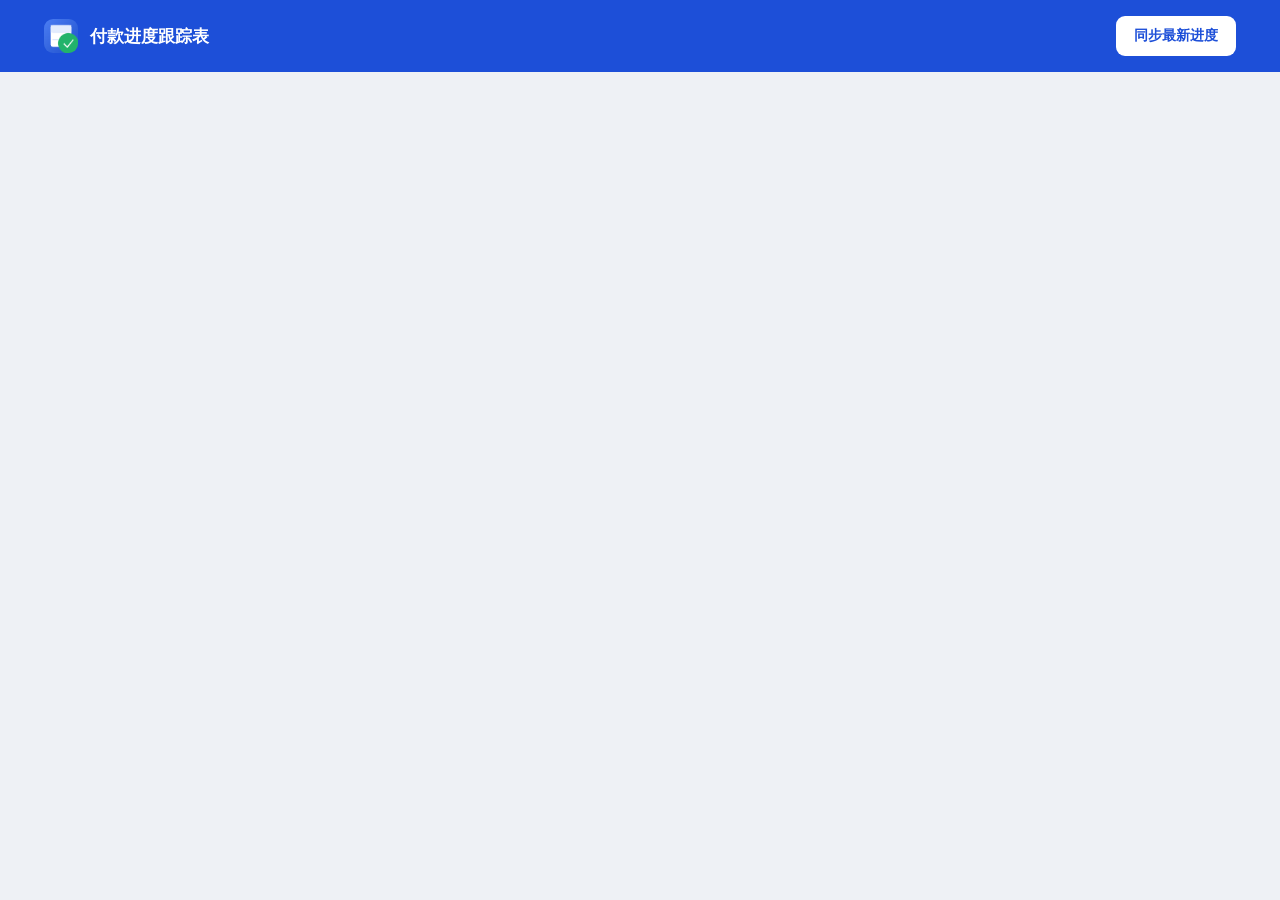
<file: dashboard.html>
<!DOCTYPE html>
<html lang="zh-CN">
<head>
<meta charset="UTF-8" />
<meta name="viewport" content="width=device-width, initial-scale=1" />
<title>付款进度跟踪表 · FMS付款助手</title>
<link rel="stylesheet" href="dashboard.css" />
</head>
<body>
  <header class="topbar">
    <div class="topbar-inner">
      <div class="topbar-brand">
        <img class="topbar-icon" src="icons/icon48.png" alt="" />
        <h1>付款进度跟踪表</h1>
      </div>
      <div class="topbar-actions">
        <button id="syncBtn" type="button" class="btn btn-primary">同步最新进度</button>
      </div>
    </div>
  </header>

  <main class="page">
    <div id="notice" class="notice" hidden></div>

    <section id="emptyState" class="empty" hidden>
      <h2>还没有数据</h2>
      <p>点右上角「同步最新进度」，插件会在后台打开 FMS 读取账单和审批进度（只读，不会改动任何单据）。<br />需要你的浏览器里已经登录 FMS。</p>
    </section>

    <div id="content" hidden>
      <div class="operator-bar">
        <label class="op-select">
          <span>操作人</span>
          <select id="operatorSelect"></select>
        </label>
        <label class="op-select">
          <span>店铺</span>
          <select id="shopSelect"></select>
        </label>
      </div>

      <section class="summary" id="summary" aria-label="风险概览"></section>

      <div class="view-bar">
        <div class="view-tools">
        <div class="segmented" id="viewSeg" role="tablist">
          <button id="tabMatrix" type="button" class="seg active" data-view="matrix" role="tab">进度矩阵</button>
          <button id="tabNudge" type="button" class="seg" data-view="nudge" role="tab">催办清单</button>
        </div>
        <div class="segmented" id="groupSeg" aria-label="矩阵分组方式">
          <button type="button" class="seg active" data-group="brand">按品牌</button>
          <button type="button" class="seg" data-group="vendor">按 Vendor</button>
        </div>
      </div>
        <p class="view-hint" id="viewHint"></p>
      </div>

      <section id="matrixView" class="card"></section>
      <section id="nudgeView" class="nudge-list" hidden></section>
      <section id="detail" class="card detail" hidden></section>
    </div>
  </main>

  <div id="toast" class="toast" hidden></div>

  <script src="src/config.js"></script>
  <script src="src/pageRun.js"></script>
  <script src="src/progress.js"></script>
  <script src="src/fmsSync.js"></script>
  <script src="dashboard.js"></script>
</body>
</html>
</file>
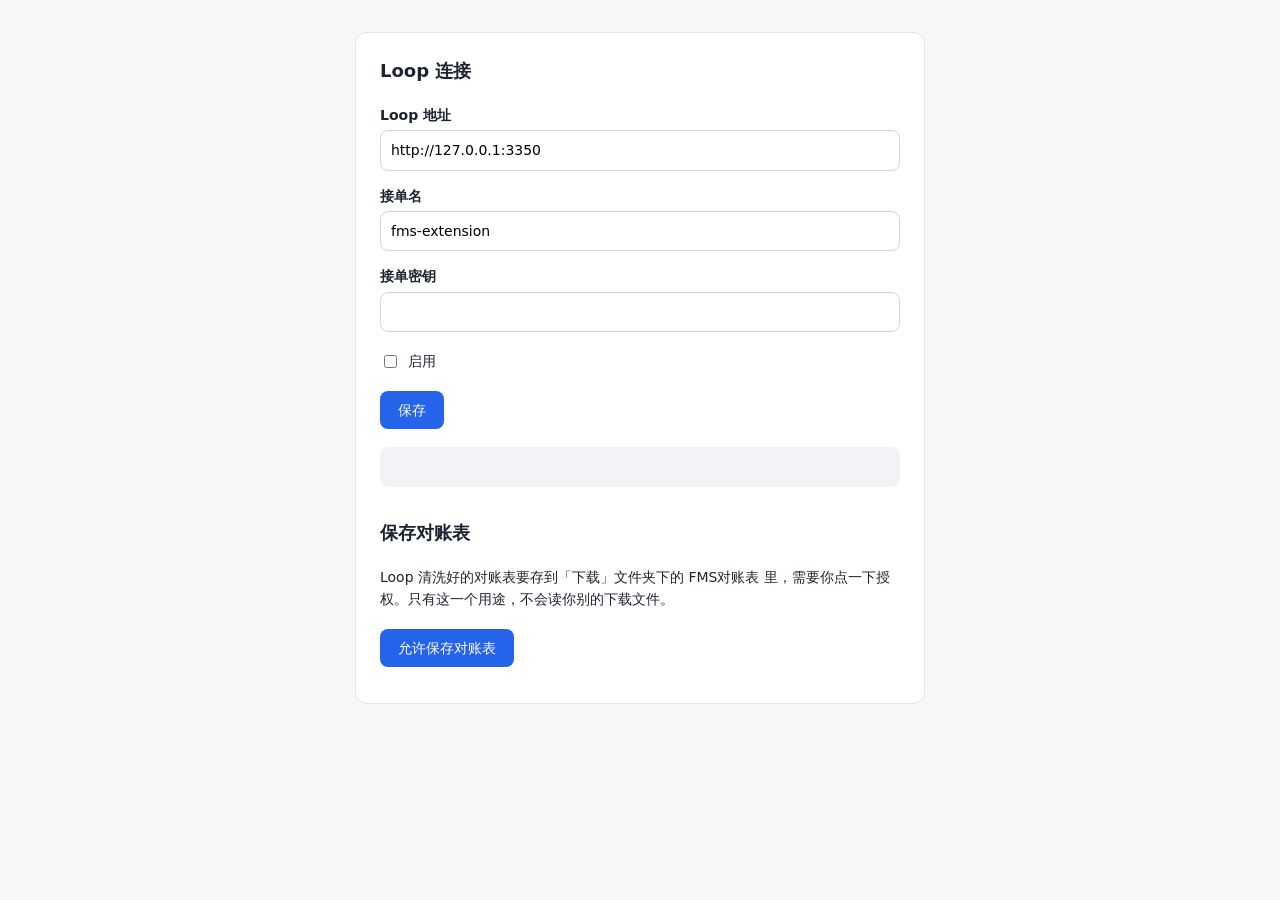
<file: options.html>
<!doctype html>
<html lang="zh-CN">
<head>
<meta charset="utf-8">
<meta name="viewport" content="width=device-width,initial-scale=1">
<title>FMS付款助手 · Loop 连接</title>
<style>
  body { font: 14px/1.6 "Microsoft YaHei UI", system-ui, sans-serif; margin: 0; padding: 32px 20px; background: #f6f7f9; color: #1d2330; }
  main { max-width: 520px; margin: 0 auto; background: #fff; border: 1px solid #e3e6ec; border-radius: 12px; padding: 24px; }
  h1 { font-size: 18px; margin: 0 0 18px; }
  label { display: block; margin: 14px 0 4px; font-weight: 600; }
  input[type=text], input[type=password] { width: 100%; box-sizing: border-box; padding: 8px 10px; border: 1px solid #cfd5df; border-radius: 8px; font: inherit; }
  .row { display: flex; align-items: center; gap: 8px; margin-top: 18px; }
  button { font: inherit; padding: 8px 18px; border: 0; border-radius: 8px; background: #2563eb; color: #fff; cursor: pointer; }
  button:hover { background: #1d4fd0; }
  #status { margin-top: 18px; padding: 10px 12px; border-radius: 8px; background: #f1f3f6; min-height: 20px; }
  #status.on { background: #e6f4ea; color: #0f6a2c; }
  #status.error { background: #fdecec; color: #a12121; }
</style>
</head>
<body>
<main>
  <h1>Loop 连接</h1>
  <label for="url">Loop 地址</label>
  <input id="url" type="text" value="http://127.0.0.1:3350" spellcheck="false">
  <label for="name">接单名</label>
  <input id="name" type="text" value="fms-extension" spellcheck="false">
  <label for="key">接单密钥</label>
  <input id="key" type="password" autocomplete="off" spellcheck="false">
  <div class="row"><input id="enabled" type="checkbox"><label for="enabled" style="margin:0;font-weight:400">启用</label></div>
  <div class="row"><button id="save">保存</button></div>
  <div id="status" role="status" aria-live="polite"></div>
  <h1 style="margin-top:32px">保存对账表</h1>
  <p>Loop 清洗好的对账表要存到「下载」文件夹下的 FMS对账表 里，需要你点一下授权。只有这一个用途，不会读你别的下载文件。</p>
  <div class="row"><button id="allowDl">允许保存对账表</button></div>
  <div id="dlStatus" style="margin-top:12px"></div>
</main>
<script src="options.js"></script>
</body>
</html>
</file>
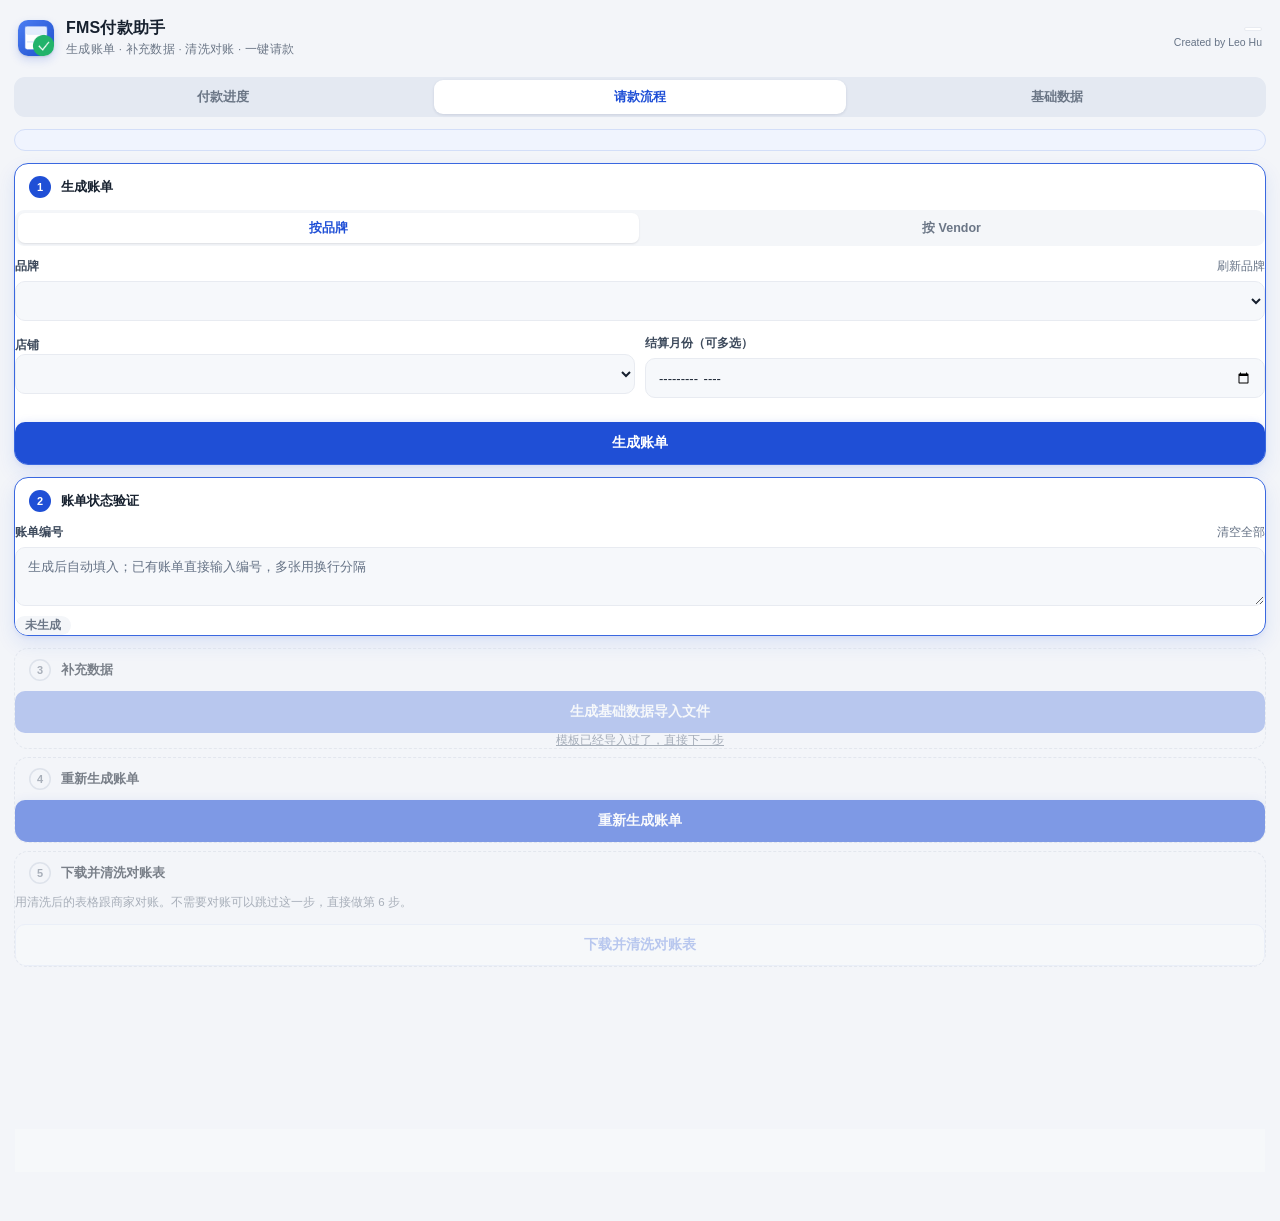
<file: popup.html>
<!DOCTYPE html>
<html lang="zh-CN">
<head>
<meta charset="UTF-8" />
<title>FMS付款助手</title>
<link rel="stylesheet" href="popup.css" />
<link rel="stylesheet" href="theme-premium.css" />
</head>
<body>
  <header class="app-header">
    <img class="app-icon" src="icons/icon48.png" alt="" />
    <div>
      <h1>FMS付款助手</h1>
      <p class="subtitle">生成账单 · 补充数据 · 清洗对账 · 一键请款</p>
    </div>
    <div class="app-meta">
      <span id="appVersion" class="app-version"></span>
      <span class="app-author">Created by Leo Hu</span>
    </div>
  </header>

  <main>
    <nav class="main-tabs" role="tablist" aria-label="功能切换">
      <button type="button" class="main-tab" data-tab="progress" role="tab" aria-selected="false">付款进度</button>
      <button type="button" class="main-tab is-active" data-tab="flow" role="tab" aria-selected="true">请款流程</button>
      <button type="button" class="main-tab" data-tab="match" role="tab" aria-selected="false">基础数据</button>
    </nav>

    <section id="tabFlow" class="tab-panel" role="tabpanel">
    <p id="flowGuide" class="flow-guide"></p>

    <ol class="steps">
      <!-- 1 生成账单 -->
      <li id="stepGen" class="step-card" data-state="active">
        <div class="step-card-head">
          <span class="step-badge">1</span>
          <div class="step-card-title">
            <span class="step-name">生成账单</span>
            <span id="stepGenSub" class="step-sub"></span>
          </div>
          <span class="step-state"></span>
        </div>
        <div class="step-card-body">
          <div class="seg" id="genMode" role="tablist" aria-label="生成方式">
            <button type="button" class="seg-btn is-active" data-mode="brand" role="tab" aria-selected="true">按品牌</button>
            <button type="button" class="seg-btn" data-mode="vendor" role="tab" aria-selected="false">按 Vendor</button>
          </div>
          <div id="genBrandBox" class="field-block">
            <div class="field-label-row">
              <label for="genBrand" class="field-label">品牌</label>
              <button id="genBrandRefresh" type="button" class="ghost-link">刷新品牌</button>
            </div>
            <select id="genBrand" class="text-input"></select>
          </div>
          <div id="genVendorBox" hidden>
            <div class="field-block">
              <div class="field-label-row">
                <label for="genVendor" class="field-label">Vendor</label>
                <button id="genVendorRefresh" type="button" class="ghost-link">刷新清单</button>
              </div>
              <!-- 浏览器自带的下拉没法把一行文字里的店铺单独标红，所以这里用自己画的下拉；
                   隐藏的 select 只负责存值，页面逻辑照旧读它 -->
              <select id="genVendor" hidden></select>
              <div class="vsel" id="genVendorSel">
                <button type="button" id="genVendorBtn" class="text-input vsel-btn" aria-haspopup="listbox" aria-expanded="false"></button>
                <ul id="genVendorList" class="vsel-list" role="listbox" hidden></ul>
              </div>
            </div>
            <div class="field-block">
              <span class="field-label">包含的品牌（取消勾选的不生成）</span>
              <div id="genVendorBrands" class="brand-checks"></div>
            </div>
          </div>
          <div class="gen-row">
            <div id="genShopBlock" class="field-block">
              <label for="genShop" class="field-label">店铺</label>
              <select id="genShop" class="text-input"></select>
            </div>
            <div class="field-block">
              <div class="field-label-row">
                <label for="genMonth" class="field-label">结算月份（可多选）</label>
                <button id="genMonthsClear" type="button" class="ghost-link" hidden>清空</button>
              </div>
              <input id="genMonth" type="month" class="text-input" />
            </div>
          </div>
          <div id="genMonths" class="month-chips"></div>
          <button id="genBtn" class="btn btn-primary btn-full" type="button">生成账单</button>
          <div id="genStatus" class="status" hidden></div>
        </div>
        </li>

      <!-- 2 账单状态验证 -->
      <li id="stepVerify" class="step-card" data-state="active">
        <div class="step-card-head">
          <span class="step-badge">2</span>
          <div class="step-card-title">
            <span class="step-name">账单状态验证</span>
            <span id="stepVerifySub" class="step-sub"></span>
          </div>
          <span class="step-state"></span>
        </div>
        <div class="step-card-body">
          <div class="field-label-row">
            <label for="billNoInput" class="field-label">账单编号</label>
            <button id="resetBtn" type="button" class="ghost-link" title="清空账单编号和发票">清空全部</button>
          </div>
          <div class="bill-row">
            <textarea id="billNoInput" rows="2" class="text-input" placeholder="生成后自动填入；已有账单直接输入编号，多张用换行分隔"></textarea>
          </div>
          <div class="bill-meta">
            <span id="billChip" class="bill-chip" data-kind="none">未生成</span>
            <span id="billHint" class="bill-hint"></span>
          </div>
          <ul id="billList" class="bill-list" hidden></ul>
        </div>
      </li>


      <!-- 2 补充数据 -->
      <li id="stepBase" class="step-card" data-state="locked">
        <div class="step-card-head">
          <span class="step-badge">3</span>
          <div class="step-card-title">
            <span class="step-name">补充数据</span>
            <span id="stepBaseSub" class="step-sub"></span>
          </div>
          <span class="step-state"></span>
        </div>
        <div class="step-card-body">
          <button id="baseBtn" type="button" class="btn btn-primary btn-full" disabled>生成基础数据导入文件</button>

          <div id="baseStatus" class="status" hidden></div>
          <a id="baseDownload" class="file-chip file-chip-link" hidden download>
            <svg class="file-chip-icon" viewBox="0 0 24 24" fill="none" xmlns="http://www.w3.org/2000/svg">
              <path d="M12 4v11m0 0 4-4m-4 4-4-4" stroke="currentColor" stroke-width="1.8" stroke-linecap="round" stroke-linejoin="round"/>
              <path d="M5 16v2.5A1.5 1.5 0 0 0 6.5 20h11a1.5 1.5 0 0 0 1.5-1.5V16" stroke="currentColor" stroke-width="1.8" stroke-linecap="round" stroke-linejoin="round"/>
            </svg>
            <span id="baseDownloadText" class="file-chip-name">下载基础数据模板</span>
          </a>
          <div id="baseUnresolved" class="status error" hidden></div>
          <div id="baseImportBox" hidden>
            <button id="baseImportBtn" class="btn btn-primary btn-full" type="button">确认无误，一键导入 FMS</button>
            <button id="baseImportOwnBtn" class="ghost-link import-own" type="button">我改过模板，改为选择文件导入…</button>
            <input id="baseImportFile" type="file" accept=".xlsx" hidden>
          </div>
          <div id="baseImportStatus" class="status" hidden></div>
          <button id="skipImportBtn" type="button" class="ghost-link import-own">模板已经导入过了，直接下一步</button>
        </div>
      </li>

      <!-- 3 重新生成 -->
      <li id="stepRegen" class="step-card" data-state="locked">
        <div class="step-card-head">
          <span class="step-badge">4</span>
          <div class="step-card-title">
            <span class="step-name">重新生成账单</span>
            <span id="stepRegenSub" class="step-sub"></span>
          </div>
          <span class="step-state"></span>
        </div>
        <div class="step-card-body">
          <button id="regenBtn" type="button" class="btn btn-primary btn-full">重新生成账单</button>
          <div id="regenStatus" class="status" hidden></div>
        </div>
      </li>

      <!-- 4 下载清洗 -->
      <li id="stepClean" class="step-card" data-state="locked">
        <div class="step-card-head">
          <span class="step-badge">5</span>
          <div class="step-card-title">
            <span class="step-name">下载并清洗对账表</span>
            <span id="stepCleanSub" class="step-sub"></span>
          </div>
          <span class="step-state"></span>
        </div>
        <div class="step-card-body">
          <p class="card-note">用清洗后的表格跟商家对账。不需要对账可以跳过这一步，直接做第 6 步。</p>
          <button id="step1Btn" type="button" class="btn btn-outline btn-full" disabled>下载并清洗对账表</button>
          <div id="cleanStatus" class="status" hidden></div>
          <div id="invoiceDownloadLink" class="download-list" hidden>
            <a id="cleanDlZh" class="file-chip file-chip-link" download>
              <svg class="file-chip-icon" viewBox="0 0 24 24" fill="none" xmlns="http://www.w3.org/2000/svg">
              <path d="M12 4v11m0 0 4-4m-4 4-4-4" stroke="currentColor" stroke-width="1.8" stroke-linecap="round" stroke-linejoin="round"/>
              <path d="M5 16v2.5A1.5 1.5 0 0 0 6.5 20h11a1.5 1.5 0 0 0 1.5-1.5V16" stroke="currentColor" stroke-width="1.8" stroke-linecap="round" stroke-linejoin="round"/>
            </svg>
              <span id="cleanDlZhText" class="file-chip-name">中文版</span>
            </a>
            <a id="cleanDlEn" class="file-chip file-chip-link" download>
              <svg class="file-chip-icon" viewBox="0 0 24 24" fill="none" xmlns="http://www.w3.org/2000/svg">
              <path d="M12 4v11m0 0 4-4m-4 4-4-4" stroke="currentColor" stroke-width="1.8" stroke-linecap="round" stroke-linejoin="round"/>
              <path d="M5 16v2.5A1.5 1.5 0 0 0 6.5 20h11a1.5 1.5 0 0 0 1.5-1.5V16" stroke="currentColor" stroke-width="1.8" stroke-linecap="round" stroke-linejoin="round"/>
            </svg>
              <span id="cleanDlEnText" class="file-chip-name">English</span>
            </a>
          </div>
        </div>
      </li>

      <!-- 5 上传发票并请款 -->
      <li id="stepInvoice" class="step-card" data-state="locked">
        <div class="step-card-head">
          <span class="step-badge">6</span>
          <div class="step-card-title">
            <span class="step-name">上传发票并请款</span>
            <span id="stepInvoiceSub" class="step-sub"></span>
          </div>
          <span class="step-state"></span>
        </div>
        <div class="step-card-body">
          <div class="field-block">
            <div class="field-label-row">
              <label class="field-label">发票文件</label>
              <button id="invoiceClear" type="button" class="ghost-link" hidden>清空全部</button>
            </div>

            <div id="invoiceDropzone" class="upload-zone">
              <svg class="upload-icon" viewBox="0 0 24 24" fill="none" xmlns="http://www.w3.org/2000/svg">
                <path d="M12 4v11m0-11 4 4m-4-4-4 4" stroke="currentColor" stroke-width="1.8" stroke-linecap="round" stroke-linejoin="round"/>
                <path d="M5 16v2.5A1.5 1.5 0 0 0 6.5 20h11a1.5 1.5 0 0 0 1.5-1.5V16" stroke="currentColor" stroke-width="1.8" stroke-linecap="round" stroke-linejoin="round"/>
              </svg>
              <p id="invoiceDropText" class="upload-text">点击或拖拽上传发票文件（可多选）</p>
              <input id="invoiceFileInput" type="file" multiple accept=".doc,.docx,.xls,.xlsx,.ppt,.pptx,.png,.jpg,.jpeg,.pdf,.zip,.rar,.ofd,.eml,.csv" hidden />
            </div>

            <div id="invoiceFileList" class="file-list"></div>
          </div>

          <button id="step2Btn" type="button" class="btn btn-outline btn-full" disabled>请款并上传发票</button>
          <p class="card-note stop-note">插件只会保存为草稿，不会提交；请到 FMS 人工核查后自己点「提交」。</p>
          <div id="invoiceStatus" class="status" hidden></div>
        </div>
      </li>
    </ol>
    </section>

    <section id="tabMatch" class="tab-panel" role="tabpanel" hidden>
      <div class="flow-card match-card">
        <div class="match-head">
          <h2 class="flow-title">补结算价</h2>
          <ol id="matchSteps" class="match-steps" aria-label="进度">
            <li data-step="1"><span>1</span>查缺价</li>
            <li data-step="2"><span>2</span>EH 匹配</li>
            <li data-step="3"><span>3</span>导入</li>
          </ol>
        </div>
        <div class="field-block">
          <label for="matchBrand" class="field-label">品牌</label>
          <select id="matchBrand" class="text-input"></select>
        </div>
        <div class="field-block">
          <label class="field-label">店铺</label>
          <div id="matchShops" class="brand-checks"></div>
        </div>
        <div class="match-actions">
          <button id="matchBtn" type="button" class="btn btn-primary btn-full" disabled>查询 FMS 缺价 SKU</button>
          <div class="match-sub">
            <label id="matchAutoWrap" class="match-auto"><input type="checkbox" id="matchAuto"><span>查完自动去 EH 匹配</span></label>
            <span class="match-links">
              <a id="matchDownload" class="ghost-link match-download" download hidden>下载导入文件核对</a>
              <button id="matchRequery" type="button" class="ghost-link" hidden>重新查询</button>
              <button id="matchRematch" type="button" class="ghost-link" hidden>重新匹配 EH</button>
              <button id="matchReset" type="button" class="ghost-link match-reset" hidden>重置</button>
            </span>
          </div>
        </div>
        <div id="matchStatus" class="status" hidden></div>
        <div id="matchContext" class="match-context" hidden></div>
        <div id="matchStats" class="stat-grid match-stats" hidden></div>
        <div id="matchMissing" class="match-missing" hidden>
          <div class="match-list-head">
            <span id="matchMissingSummary">缺价 SKU</span>
            <input id="matchSearch" class="match-search" type="search" placeholder="搜 SKU" autocomplete="off" />
            <button id="matchMissingCopy" type="button" class="missing-copy">复制</button>
          </div>
          <div id="matchMissingList" class="missing-list"></div>
          <div id="matchListEmpty" class="match-list-empty" hidden>没有匹配的 SKU</div>
        </div>
        <pre id="matchUnresolved" class="match-unresolved" hidden></pre>
        <div id="matchImportBox" class="match-import" hidden>
          <div id="matchImportStatus" class="status" hidden></div>
        </div>
      </div>
    </section>

    <section id="tabProgress" class="tab-panel" role="tabpanel" hidden>
      <div class="flow-card progress-card">
        <h2 class="flow-title scope-title">账单概况<span id="progressScope" class="progress-scope"></span></h2>
        <div id="progressTiles" class="stat-grid"></div>
      </div>

      <div class="flow-card progress-card">
        <h2 class="flow-title">需要处理</h2>
        <ul id="progressList" class="todo-list"></ul>
      </div>

      <div class="flow-card progress-card">
        <h2 class="flow-title">按品牌</h2>
        <ul id="progressBrands" class="brand-list"></ul>
      </div>

      <button id="openDashboardBtn" type="button" class="btn btn-primary btn-full">打开付款进度跟踪表</button>
    </section>

  </main>

  <script src="libs/xlsx.full.min.js"></script>
  <script src="libs/exceljs.min.js"></script>
  <script src="src/config.js"></script>
  <script src="src/pageRun.js"></script>
  <script src="src/progress.js"></script>
  <script src="src/cleaner.js"></script>
  <script src="src/fmsAutomation.js"></script>
  <script src="src/billGen.js"></script>
  <script src="src/baseData.js"></script>
  <script src="popup.js"></script>
</body>
</html>
</file>
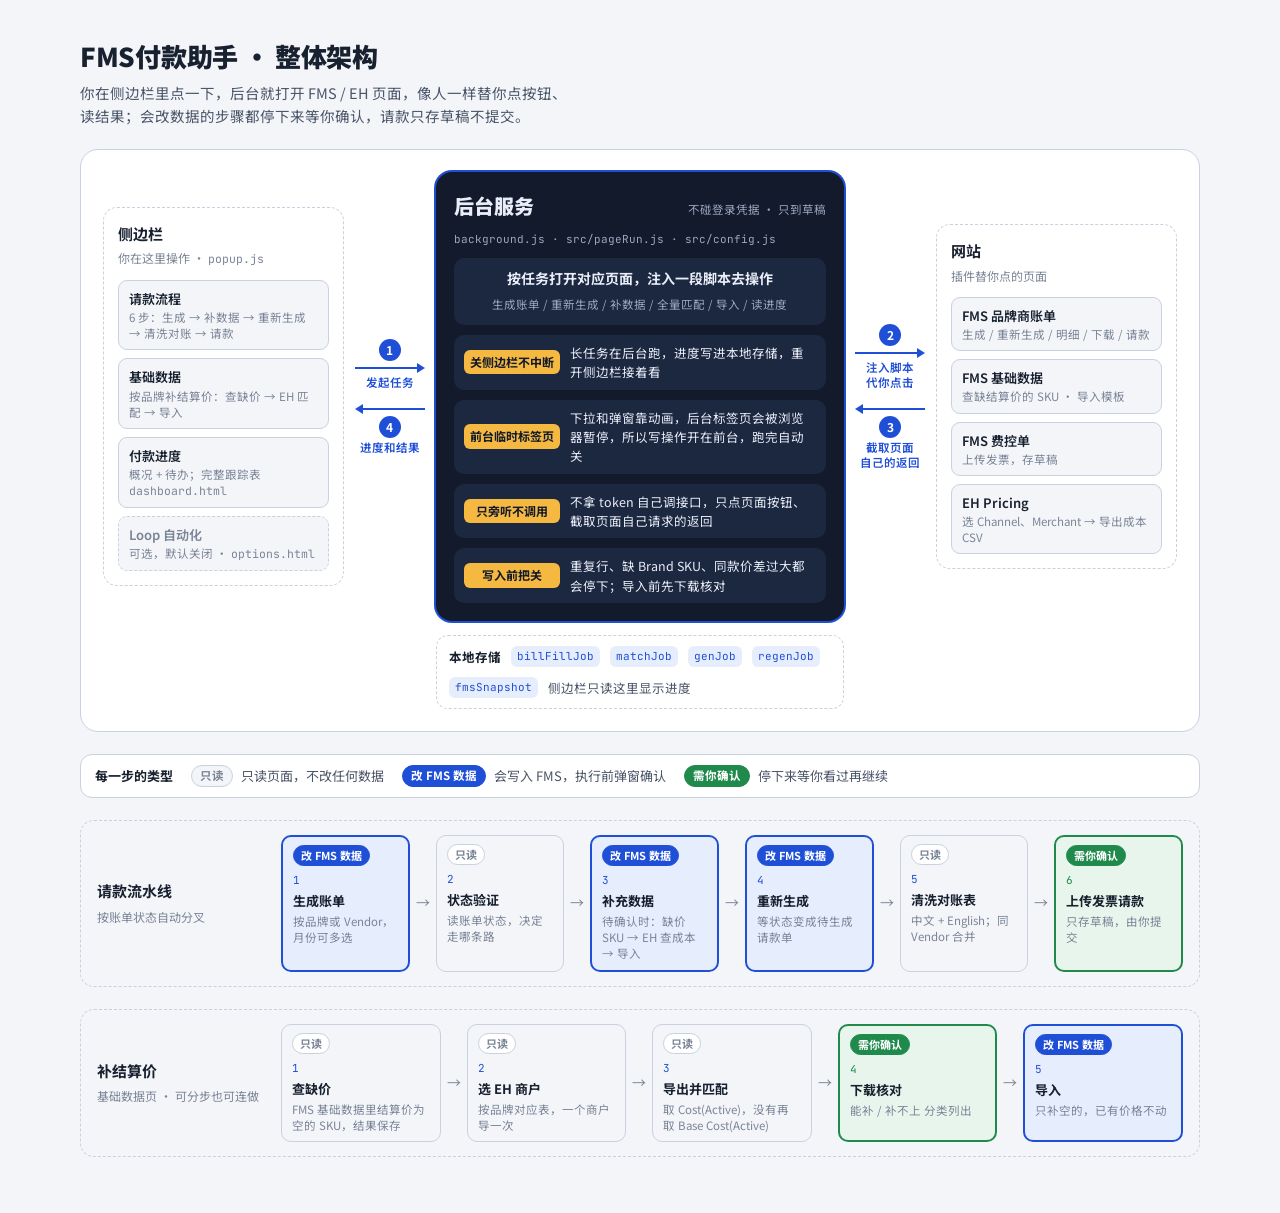
<file: docs/architecture.html>
<!doctype html>
<html lang="zh-CN">
<head>
<meta charset="utf-8">
<meta name="viewport" content="width=device-width, initial-scale=1, viewport-fit=cover">
</head>
<body>
<title>FMS付款助手架构</title>
<meta name="claude:viewport-fit-sides" content="cover">
<link rel="preconnect" href="https://fonts.googleapis.com">
<link rel="stylesheet" href="https://fonts.googleapis.com/css2?family=Noto+Sans+SC:wght@400;500;700;900&family=JetBrains+Mono:wght@500&display=swap">
<style>
/* 布局：左「你在侧边栏操作」→ 中「后台内核」→ 右「插件替你点的网站」，下方两条业务流水线 */
:root {
  --bg: #f3f5f9;
  --panel: #ffffff;
  --line: #c9d1de;
  --ink: #18212f;
  --ink-2: #4a5568;
  --ink-3: #7b8597;
  --accent: #1f4fd6;
  --accent-soft: #e6edfd;
  --core: #121a2b;
  --core-row: #1c2740;
  --core-ink: #e8edf7;
  --core-ink-2: #9aa7bf;
  --tag: #f5b942;
  --ok: #1f8a4c;
  --ok-soft: #e7f5ec;
  --warn-soft: #fff4e2;
  --warn-ink: #8a4b00;
  --font: "Noto Sans SC", "PingFang SC", "Microsoft YaHei", system-ui, sans-serif;
  --mono: "JetBrains Mono", ui-monospace, Consolas, monospace;
}
@media (prefers-color-scheme: dark) { :root:not([data-theme="light"]) {
  --bg: #0e131d; --panel: #161d2a; --line: #334055; --ink: #e8edf6; --ink-2: #b4bfd1; --ink-3: #8592a8;
  --accent: #7ea2ff; --accent-soft: #1d2a4a; --core: #05080f; --core-row: #121b2e; --core-ink: #e8edf7; --core-ink-2: #8f9cb5;
  --tag: #f5b942; --ok: #4cc283; --ok-soft: #14301f; --warn-soft: #3a2a10; --warn-ink: #f3c27a; color-scheme: dark } }
:root[data-theme="dark"] {
  --bg: #0e131d; --panel: #161d2a; --line: #334055; --ink: #e8edf6; --ink-2: #b4bfd1; --ink-3: #8592a8;
  --accent: #7ea2ff; --accent-soft: #1d2a4a; --core: #05080f; --core-row: #121b2e; --core-ink: #e8edf7; --core-ink-2: #8f9cb5;
  --tag: #f5b942; --ok: #4cc283; --ok-soft: #14301f; --warn-soft: #3a2a10; --warn-ink: #f3c27a; color-scheme: dark }

* { box-sizing: border-box; }
body { background: var(--bg); color: var(--ink); font-family: var(--font); line-height: 1.55;
  padding-left: max(16px, env(safe-area-inset-left, 0px)); padding-right: max(16px, env(safe-area-inset-right, 0px)); padding-block: 28px 48px; }
.wrap { max-width: 1120px; margin: 0 auto; display: flex; flex-direction: column; gap: 22px; }
h1 { margin: 0; font-size: 26px; font-weight: 900; letter-spacing: -0.3px; text-wrap: balance; }
.lead { margin: 6px 0 0; color: var(--ink-2); font-size: 14.5px; max-width: 62ch; }
.stage { background: var(--panel); border: 1px solid var(--line); border-radius: 18px; padding: 22px; overflow-x: auto; }

/* 主图：三列 + 两条连接带 */
.arch { display: grid; grid-template-columns: minmax(170px, 1fr) 92px minmax(320px, 1.7fr) 92px minmax(170px, 1fr); align-items: center; min-width: 900px; }
.group { border: 1.5px dashed var(--line); border-radius: 14px; padding: 14px; display: flex; flex-direction: column; gap: 8px; }
.group h3 { margin: 0; font-size: 15px; font-weight: 700; }
.group .sub { margin: -4px 0 4px; font-size: 12px; color: var(--ink-3); }
.chip { background: var(--bg); border: 1px solid var(--line); border-radius: 9px; padding: 8px 10px; font-size: 13px; }
.chip b { display: block; font-weight: 600; }
.chip small { display: block; color: var(--ink-3); font-size: 11.5px; line-height: 1.4; }
.chip.dim { color: var(--ink-3); border-style: dashed; }

.core { background: var(--core); color: var(--core-ink); border-radius: 16px; padding: 18px; display: flex; flex-direction: column; gap: 10px; box-shadow: 0 0 0 2px var(--accent); }
.core-head { display: flex; justify-content: space-between; align-items: baseline; gap: 10px; }
.core-head h2 { margin: 0; font-size: 20px; font-weight: 900; }
.core-head span { font-size: 11.5px; color: var(--core-ink-2); }
.core-file { font-family: var(--mono); font-size: 11px; color: var(--core-ink-2); }
.dispatch { background: var(--core-row); border-radius: 10px; padding: 10px 12px; text-align: center; }
.dispatch b { display: block; font-size: 14px; }
.dispatch small { color: var(--core-ink-2); font-size: 11.5px; }
.rule { display: grid; grid-template-columns: 96px 1fr; gap: 10px; align-items: center; background: var(--core-row); border-radius: 10px; padding: 8px 10px; font-size: 12.5px; }
.rule em { font-style: normal; font-weight: 700; font-size: 12px; color: var(--core); background: var(--tag); border-radius: 6px; padding: 3px 0; text-align: center; }

/* 连接带：编号 + 箭头 + 说明 */
.link { display: flex; flex-direction: column; gap: 14px; align-items: center; }
.hop { display: flex; flex-direction: column; align-items: center; gap: 2px; font-size: 11.5px; color: var(--accent); font-weight: 600; text-align: center; line-height: 1.3; }
.num { width: 22px; height: 22px; border-radius: 50%; background: var(--accent); color: var(--panel); display: inline-flex; align-items: center; justify-content: center; font-size: 12px; font-weight: 700; }
.arrow { width: 70px; height: 10px; }
.arrow line { stroke: var(--accent); stroke-width: 2; }
.arrow path { fill: var(--accent); }
.arrow.back { transform: scaleX(-1); }

.under { display: grid; grid-template-columns: minmax(170px, 1fr) 92px minmax(320px, 1.7fr) 92px minmax(170px, 1fr); min-width: 900px; margin-top: 14px; }
.store { grid-column: 3; border: 1.5px dashed var(--line); border-radius: 12px; padding: 10px 12px; display: flex; gap: 10px; align-items: center; flex-wrap: wrap; font-size: 12.5px; color: var(--ink-2); }
.store b { color: var(--ink); }
.key { font-family: var(--mono); font-size: 11px; background: var(--accent-soft); color: var(--accent); border-radius: 6px; padding: 2px 6px; }

/* 流水线 */
.pipe { border: 1.5px dashed var(--line); border-radius: 14px; padding: 14px 16px; display: grid; grid-template-columns: 170px 1fr; gap: 14px; align-items: center; }
.pipe-name h3 { margin: 0; font-size: 15px; }
.pipe-name small { color: var(--ink-3); font-size: 12px; }
.steps { display: flex; flex-wrap: wrap; gap: 6px; align-items: stretch; }
.step { background: var(--bg); border: 1px solid var(--line); border-radius: 10px; padding: 8px 10px; font-size: 12.5px; min-width: 0; flex: 1 1 120px; display: flex; flex-direction: column; gap: 2px; }
.step b { font-size: 13px; }
.step small { color: var(--ink-3); font-size: 11.5px; line-height: 1.4; }
.step .n { font-family: var(--mono); font-size: 11px; color: var(--accent); }
/* 每一步左上角带类型标签：只读 / 改 FMS 数据 / 需你确认 */
.step::before { content: "只读"; align-self: flex-start; margin-bottom: 4px; padding: 1px 7px; border-radius: 99px; font-size: 11px; font-weight: 700; color: var(--ink-3); background: var(--panel); border: 1px solid var(--line); }
.step.write { border: 2px solid var(--accent); background: var(--accent-soft); }
.step.write::before { content: "改 FMS 数据"; color: var(--panel); background: var(--accent); border-color: var(--accent); }
.step.human { border: 2px solid var(--ok); background: var(--ok-soft); }
.step.human::before { content: "需你确认"; color: var(--panel); background: var(--ok); border-color: var(--ok); }
.step.human .n { color: var(--ok); }
.sep { align-self: center; color: var(--ink-3); font-size: 14px; }

.legend { display: flex; flex-wrap: wrap; align-items: center; gap: 10px 18px; padding: 10px 14px; font-size: 13px; color: var(--ink-2); background: var(--panel); border: 1px solid var(--line); border-radius: 12px; }
.legend > b { color: var(--ink); font-size: 13px; }
.legend span { display: inline-flex; align-items: center; gap: 8px; }
.sw { padding: 1px 8px; border-radius: 99px; font-size: 11.5px; font-weight: 700; font-style: normal; color: var(--ink-3); background: var(--bg); border: 1px solid var(--line); }
.sw.write { color: var(--panel); background: var(--accent); border-color: var(--accent); }
.sw.human { color: var(--panel); background: var(--ok); border-color: var(--ok); }

.notes { display: grid; grid-template-columns: repeat(auto-fit, minmax(240px, 1fr)); gap: 12px; }
.note { background: var(--panel); border: 1px solid var(--line); border-radius: 12px; padding: 12px 14px; font-size: 13px; color: var(--ink-2); }
.note h4 { margin: 0 0 4px; font-size: 13.5px; color: var(--ink); }
.note.warn { background: var(--warn-soft); border-color: transparent; color: var(--warn-ink); }
.note.warn h4 { color: var(--warn-ink); }
code { font-family: var(--mono); font-size: 11.5px; }

@media (max-width: 720px) {
  .pipe { grid-template-columns: 1fr; }
  .sep { display: none; }
}
@media (prefers-reduced-motion: no-preference) {
  .num { transition: transform .2s; }
  .hop:hover .num { transform: scale(1.12); }
}
</style>

<div class="wrap">
  <header>
    <h1>FMS付款助手 · 整体架构</h1>
    <p class="lead">你在侧边栏里点一下，后台就打开 FMS / EH 页面，像人一样替你点按钮、读结果；会改数据的步骤都停下来等你确认，请款只存草稿不提交。</p>
  </header>

  <section class="stage" aria-label="架构图">
    <div class="arch">
      <!-- 左：侧边栏 -->
      <div class="group">
        <h3>侧边栏</h3>
        <p class="sub">你在这里操作 · <code>popup.js</code></p>
        <div class="chip"><b>请款流程</b><small>6 步：生成 → 补数据 → 重新生成 → 清洗对账 → 请款</small></div>
        <div class="chip"><b>基础数据</b><small>按品牌补结算价：查缺价 → EH 匹配 → 导入</small></div>
        <div class="chip"><b>付款进度</b><small>概况 + 待办；完整跟踪表 <code>dashboard.html</code></small></div>
        <div class="chip dim"><b>Loop 自动化</b><small>可选，默认关闭 · <code>options.html</code></small></div>
      </div>

      <!-- 连接：侧边栏 ↔ 后台 -->
      <div class="link">
        <div class="hop"><span class="num">1</span>
          <svg class="arrow" viewBox="0 0 70 10" aria-hidden="true"><line x1="0" y1="5" x2="62" y2="5"/><path d="M70 5 62 0v10z"/></svg>
          发起任务</div>
        <div class="hop">
          <svg class="arrow back" viewBox="0 0 70 10" aria-hidden="true"><line x1="0" y1="5" x2="62" y2="5"/><path d="M70 5 62 0v10z"/></svg>
          <span class="num">4</span>进度和结果</div>
      </div>

      <!-- 中：后台内核 -->
      <div class="core">
        <div class="core-head"><h2>后台服务</h2><span>不碰登录凭据 · 只到草稿</span></div>
        <div class="core-file">background.js · src/pageRun.js · src/config.js</div>
        <div class="dispatch"><b>按任务打开对应页面，注入一段脚本去操作</b><small>生成账单 / 重新生成 / 补数据 / 全量匹配 / 导入 / 读进度</small></div>
        <div class="rule"><em>关侧边栏不中断</em><span>长任务在后台跑，进度写进本地存储，重开侧边栏接着看</span></div>
        <div class="rule"><em>前台临时标签页</em><span>下拉和弹窗靠动画，后台标签页会被浏览器暂停，所以写操作开在前台，跑完自动关</span></div>
        <div class="rule"><em>只旁听不调用</em><span>不拿 token 自己调接口，只点页面按钮、截取页面自己请求的返回</span></div>
        <div class="rule"><em>写入前把关</em><span>重复行、缺 Brand SKU、同款价差过大都会停下；导入前先下载核对</span></div>
      </div>

      <!-- 连接：后台 ↔ 网站 -->
      <div class="link">
        <div class="hop"><span class="num">2</span>
          <svg class="arrow" viewBox="0 0 70 10" aria-hidden="true"><line x1="0" y1="5" x2="62" y2="5"/><path d="M70 5 62 0v10z"/></svg>
          注入脚本<br>代你点击</div>
        <div class="hop">
          <svg class="arrow back" viewBox="0 0 70 10" aria-hidden="true"><line x1="0" y1="5" x2="62" y2="5"/><path d="M70 5 62 0v10z"/></svg>
          <span class="num">3</span>截取页面<br>自己的返回</div>
      </div>

      <!-- 右：网站 -->
      <div class="group">
        <h3>网站</h3>
        <p class="sub">插件替你点的页面</p>
        <div class="chip"><b>FMS 品牌商账单</b><small>生成 / 重新生成 / 明细 / 下载 / 请款</small></div>
        <div class="chip"><b>FMS 基础数据</b><small>查缺结算价的 SKU · 导入模板</small></div>
        <div class="chip"><b>FMS 费控单</b><small>上传发票，存草稿</small></div>
        <div class="chip"><b>EH Pricing</b><small>选 Channel、Merchant → 导出成本 CSV</small></div>
      </div>
    </div>

    <div class="under">
      <div class="store">
        <b>本地存储</b>
        <span class="key">billFillJob</span><span class="key">matchJob</span><span class="key">genJob</span><span class="key">regenJob</span><span class="key">fmsSnapshot</span>
        <span>侧边栏只读这里显示进度</span>
      </div>
    </div>
  </section>

  <div class="legend" aria-label="步骤类型">
    <b>每一步的类型</b>
    <span><i class="sw">只读</i>只读页面，不改任何数据</span>
    <span><i class="sw write">改 FMS 数据</i>会写入 FMS，执行前弹窗确认</span>
    <span><i class="sw human">需你确认</i>停下来等你看过再继续</span>
  </div>

  <section class="pipe" aria-label="请款流水线">
    <div class="pipe-name"><h3>请款流水线</h3><small>按账单状态自动分叉</small></div>
    <div class="steps">
      <div class="step write"><span class="n">1</span><b>生成账单</b><small>按品牌或 Vendor，月份可多选</small></div>
      <span class="sep">→</span>
      <div class="step"><span class="n">2</span><b>状态验证</b><small>读账单状态，决定走哪条路</small></div>
      <span class="sep">→</span>
      <div class="step write"><span class="n">3</span><b>补充数据</b><small>待确认时：缺价 SKU → EH 查成本 → 导入</small></div>
      <span class="sep">→</span>
      <div class="step write"><span class="n">4</span><b>重新生成</b><small>等状态变成待生成请款单</small></div>
      <span class="sep">→</span>
      <div class="step"><span class="n">5</span><b>清洗对账表</b><small>中文 + English；同 Vendor 合并</small></div>
      <span class="sep">→</span>
      <div class="step human"><span class="n">6</span><b>上传发票请款</b><small>只存草稿，由你提交</small></div>
    </div>
  </section>

  <section class="pipe" aria-label="补结算价流水线">
    <div class="pipe-name"><h3>补结算价</h3><small>基础数据页 · 可分步也可连做</small></div>
    <div class="steps">
      <div class="step"><span class="n">1</span><b>查缺价</b><small>FMS 基础数据里结算价为空的 SKU，结果保存</small></div>
      <span class="sep">→</span>
      <div class="step"><span class="n">2</span><b>选 EH 商户</b><small>按品牌对应表，一个商户导一次</small></div>
      <span class="sep">→</span>
      <div class="step"><span class="n">3</span><b>导出并匹配</b><small>取 Cost(Active)，没有再取 Base Cost(Active)</small></div>
      <span class="sep">→</span>
      <div class="step human"><span class="n">4</span><b>下载核对</b><small>能补 / 补不上 分类列出</small></div>
      <span class="sep">→</span>
      <div class="step write"><span class="n">5</span><b>导入</b><small>只补空的，已有价格不动</small></div>
    </div>
  </section>
</div>

</body>
</html>
</file>
<file: dashboard.css>
[hidden] {
  display: none !important;
}

:root {
  --blue-600: #1d4fd8;
  --blue-500: #2f5fdb;
  --blue-50: #eef3fe;
  --ink-900: #16202e;
  --ink-700: #3d4a5c;
  --ink-500: #6b7686;
  --ink-400: #94a0b0;
  --line: #e6e9ef;
  --surface: #ffffff;
  --surface-muted: #f4f6f9;
  --bg: #eef1f5;

  --risk-overdue: #c0392b;
  --risk-high-bg: #fdecea;
  --risk-high-fg: #8f1d12;
  --risk-warn-bg: #fff4e5;
  --risk-warn-fg: #8a4b00;
  --risk-warn-bar: #e8820c;
  --risk-ok-bg: #ecfdf3;
  --risk-ok-fg: #0f5132;
  --risk-ok-bar: #15803d;
  --risk-pending-bg: #eef1f5;
  --risk-pending-fg: #5b6675;
  --risk-pending-bar: #94a0b0;
}

* {
  box-sizing: border-box;
}

body {
  margin: 0;
  font-family: "Segoe UI", "Microsoft YaHei", Arial, sans-serif;
  font-size: 13px;
  color: var(--ink-900);
  background: var(--bg);
  -webkit-font-smoothing: antialiased;
}

/* ---- top bar ---- */

.topbar {
  background: var(--blue-600);
  color: #fff;
}

.topbar-inner {
  max-width: 1240px;
  margin: 0 auto;
  padding: 16px 24px;
  display: flex;
  align-items: center;
  justify-content: space-between;
  gap: 16px;
  flex-wrap: wrap;
}

.topbar-brand {
  display: flex;
  align-items: center;
  gap: 12px;
}

.topbar-icon {
  width: 34px;
  height: 34px;
  border-radius: 9px;
}

.topbar h1 {
  margin: 0;
  font-size: 17px;
  font-weight: 700;
}

.topbar-actions {
  display: flex;
  align-items: center;
  gap: 14px;
}

.btn {
  display: inline-flex;
  align-items: center;
  justify-content: center;
  gap: 6px;
  height: 40px;
  padding: 0 18px;
  border: none;
  border-radius: 9px;
  font-family: inherit;
  font-size: 13.5px;
  font-weight: 600;
  cursor: pointer;
  transition: background 0.15s, opacity 0.15s;
}

.btn-primary {
  background: #fff;
  color: var(--blue-600);
}

.btn-primary:hover:not(:disabled) {
  background: var(--blue-50);
}

.btn:disabled {
  opacity: 0.65;
  cursor: progress;
}

.spinner {
  width: 14px;
  height: 14px;
  border: 2px solid rgba(29, 79, 216, 0.25);
  border-top-color: var(--blue-600);
  border-radius: 50%;
  animation: spin 0.8s linear infinite;
}

@keyframes spin {
  to {
    transform: rotate(360deg);
  }
}

/* ---- page ---- */

.page {
  max-width: 1240px;
  margin: 0 auto;
  padding: 20px 24px 48px;
}

.notice {
  margin-bottom: 16px;
  padding: 12px 14px;
  border-radius: 10px;
  font-size: 13px;
  line-height: 1.55;
  white-space: pre-wrap;
  background: var(--blue-50);
  color: var(--blue-600);
}

.notice.error {
  background: var(--risk-high-bg);
  color: var(--risk-high-fg);
}

.empty {
  margin-top: 40px;
  padding: 48px 24px;
  text-align: center;
  color: var(--ink-500);
  line-height: 1.8;
}

.empty h2 {
  margin: 0 0 8px;
  font-size: 16px;
  color: var(--ink-900);
}

.card {
  background: var(--surface);
  border-radius: 14px;
  box-shadow: 0 1px 2px rgba(16, 24, 40, 0.04), 0 1px 3px rgba(16, 24, 40, 0.06);
}

/* ---- operator filter ---- */

.operator-bar {
  display: flex;
  flex-wrap: wrap;
  gap: 12px 24px;
  margin-bottom: 16px;
}

.op-select {
  display: inline-flex;
  align-items: center;
  gap: 10px;
  font-size: 12.5px;
  font-weight: 600;
  color: var(--ink-700);
}

.op-select select {
  appearance: none;
  -webkit-appearance: none;
  height: 38px;
  min-width: 170px;
  padding: 0 36px 0 14px;
  font-family: inherit;
  font-size: 13px;
  font-weight: 600;
  color: var(--ink-900);
  background: var(--surface) url("data:image/svg+xml,%3Csvg xmlns='http://www.w3.org/2000/svg' width='12' height='12' viewBox='0 0 12 12'%3E%3Cpath d='M2.5 4.5 6 8l3.5-3.5' fill='none' stroke='%236b7686' stroke-width='1.6' stroke-linecap='round' stroke-linejoin='round'/%3E%3C/svg%3E") no-repeat right 14px center;
  border: none;
  border-radius: 10px;
  box-shadow: 0 1px 2px rgba(16, 24, 40, 0.06);
  cursor: pointer;
}

.op-select select:hover {
  background-color: #f7f9fd;
}

.op-select select:focus-visible {
  outline: 2px solid var(--blue-500);
  outline-offset: 2px;
}

/* ---- summary tiles ---- */

.summary {
  display: grid;
  grid-template-columns: repeat(4, 1fr);
  gap: 12px;
  margin-bottom: 20px;
}

.tile {
  display: flex;
  flex-direction: column;
  gap: 4px;
  padding: 14px 16px;
  text-align: left;
  font-family: inherit;
  background: var(--surface);
  border: 2px solid transparent;
  border-radius: 12px;
  box-shadow: 0 1px 2px rgba(16, 24, 40, 0.04), 0 1px 3px rgba(16, 24, 40, 0.06);
  cursor: pointer;
  transition: border-color 0.15s;
}

.tile:hover {
  border-color: var(--line);
}

.tile.active {
  border-color: var(--blue-500);
}

.tile-num {
  font-size: 28px;
  font-weight: 700;
  line-height: 1.1;
}

.tile-label {
  display: flex;
  align-items: center;
  gap: 6px;
  font-size: 12px;
  color: var(--ink-500);
}

.dot {
  width: 8px;
  height: 8px;
  border-radius: 50%;
  flex: 0 0 auto;
}

.tile[data-risk="overdue"] .tile-num { color: var(--risk-overdue); }
.tile[data-risk="warn"] .tile-num { color: var(--risk-warn-fg); }
.tile[data-risk="ok"] .tile-num { color: var(--risk-ok-bar); }
.tile[data-risk="pending"] .tile-num { color: var(--ink-500); }

.dot.overdue { background: var(--risk-overdue); }
.dot.warn { background: var(--risk-warn-bar); }
.dot.ok { background: var(--risk-ok-bar); }
.dot.pending { background: var(--risk-pending-bar); }

/* ---- view switch ---- */

.view-bar {
  display: flex;
  align-items: center;
  justify-content: space-between;
  gap: 12px;
  flex-wrap: wrap;
  margin-bottom: 12px;
}

.view-tools {
  display: flex;
  align-items: center;
  gap: 12px;
  flex-wrap: wrap;
}

.segmented {
  display: inline-flex;
  padding: 3px;
  background: #dfe4ec;
  border-radius: 10px;
}

.seg {
  height: 32px;
  padding: 0 18px;
  font-family: inherit;
  font-size: 13px;
  font-weight: 600;
  color: var(--ink-500);
  background: transparent;
  border: none;
  border-radius: 8px;
  cursor: pointer;
}

.seg.active {
  background: #fff;
  color: var(--ink-900);
  box-shadow: 0 1px 2px rgba(16, 24, 40, 0.1);
}

.view-hint {
  margin: 0;
  font-size: 12px;
  color: var(--ink-500);
}

/* ---- matrix ---- */

#matrixView {
  overflow-x: auto;
}

.matrix {
  width: 100%;
  border-collapse: separate;
  border-spacing: 0;
}

.matrix th,
.matrix td {
  padding: 10px 12px;
  text-align: left;
  vertical-align: top;
}

.matrix thead th {
  position: sticky;
  top: 0;
  background: var(--surface);
  font-size: 12px;
  font-weight: 600;
  color: var(--ink-700);
  border-bottom: 1px solid var(--line);
}

.matrix thead th small {
  display: block;
  margin-top: 2px;
  font-weight: 400;
  font-size: 11px;
  color: var(--ink-400);
}

.matrix .brand-col {
  position: sticky;
  left: 0;
  z-index: 1;
  min-width: 150px;
  max-width: 190px;
  background: var(--surface);
  font-weight: 600;
  color: var(--ink-900);
}

.matrix tbody tr:not(:last-child) td,
.matrix tbody tr:not(:last-child) th {
  border-bottom: 1px solid var(--surface-muted);
}

.matrix .month-col {
  min-width: 190px;
}

.chip {
  display: block;
  width: 100%;
  min-height: 52px;
  padding: 8px 10px 8px 12px;
  text-align: left;
  font-family: inherit;
  font-size: 12px;
  line-height: 1.4;
  color: var(--ink-900);
  border: none;
  border-radius: 8px;
  cursor: pointer;
}

.chip:focus-visible,
.tile:focus-visible,
.seg:focus-visible,
.btn:focus-visible {
  outline: 2px solid var(--blue-500);
  outline-offset: 2px;
}

.chip-title {
  display: flex;
  align-items: center;
  justify-content: space-between;
  gap: 6px;
  font-weight: 600;
}

.chip-meta {
  margin-top: 2px;
  font-size: 11.5px;
  opacity: 0.9;
}

.chip-more {
  flex: 0 0 auto;
  padding: 0 6px;
  font-size: 11px;
  font-weight: 600;
  border-radius: 999px;
  background: rgba(0, 0, 0, 0.08);
}

.chip.selected {
  outline: 2px solid var(--blue-500);
  outline-offset: 1px;
}

.risk-overdue { background: #f8d9d5; color: #6f130b; }
.risk-warn { background: var(--risk-warn-bg); color: var(--risk-warn-fg); }
.risk-ok { background: var(--risk-ok-bg); color: var(--risk-ok-fg); }
.risk-pending { background: var(--risk-pending-bg); color: var(--risk-pending-fg); }
.risk-done { background: #e3f5ea; color: #136c36; font-weight: 600; }

.cell-empty {
  color: #c3cad5;
}

.matrix-empty {
  padding: 40px;
  text-align: center;
  color: var(--ink-500);
}

/* ---- nudge view ---- */

.nudge-list {
  display: grid;
  gap: 14px;
}

.nudge-card {
  padding: 16px 18px 6px;
  background: var(--surface);
  border-radius: 14px;
  box-shadow: 0 1px 2px rgba(16, 24, 40, 0.04), 0 1px 3px rgba(16, 24, 40, 0.06);
}

.nudge-head {
  display: flex;
  align-items: center;
  gap: 12px;
  flex-wrap: wrap;
  margin-bottom: 8px;
}

.nudge-name {
  font-size: 15px;
  font-weight: 700;
}

.nudge-sub {
  flex: 1 1 auto;
  font-size: 12px;
  color: var(--ink-500);
}

.btn-ghost {
  height: 34px;
  padding: 0 14px;
  font-size: 12.5px;
  color: var(--blue-600);
  background: var(--blue-50);
}

.btn-ghost:hover {
  background: #e0e9fc;
}

.nudge-row {
  display: grid;
  grid-template-columns: 150px minmax(0, 1fr) 150px 190px;
  gap: 12px;
  align-items: center;
  padding: 11px 0;
  border-top: 1px solid var(--surface-muted);
}

.nudge-doc {
  font-weight: 600;
  font-variant-numeric: tabular-nums;
}

.nudge-brands {
  min-width: 0;
  overflow: hidden;
  text-overflow: ellipsis;
  white-space: nowrap;
  color: var(--ink-700);
}

.nudge-brands small {
  display: block;
  color: var(--ink-400);
  font-size: 11.5px;
}

.nudge-amount {
  color: var(--ink-700);
  font-variant-numeric: tabular-nums;
}

.badge {
  display: inline-block;
  padding: 3px 9px;
  font-size: 11.5px;
  font-weight: 600;
  border-radius: 999px;
}

.badge.overdue { background: var(--risk-overdue); color: #fff; }
.badge.warn { background: var(--risk-warn-bg); color: var(--risk-warn-fg); }
.badge.ok { background: var(--risk-ok-bg); color: var(--risk-ok-fg); }
.badge.pending { background: var(--risk-pending-bg); color: var(--risk-pending-fg); }
.badge.done { background: #e3f5ea; color: #136c36; }

.nudge-state {
  display: flex;
  flex-direction: column;
  gap: 3px;
  align-items: flex-start;
  font-size: 12px;
  color: var(--ink-500);
}

/* ---- detail ---- */

.detail {
  margin-top: 16px;
  padding: 18px 20px;
}

.detail h3 {
  margin: 0 0 12px;
  font-size: 14px;
}

.detail-item {
  padding: 12px 0;
  border-top: 1px solid var(--surface-muted);
}

.detail-item:first-of-type {
  border-top: none;
  padding-top: 0;
}

.detail-grid {
  display: grid;
  grid-template-columns: 92px minmax(0, 1fr);
  gap: 6px 12px;
  margin-top: 10px;
  font-size: 12.5px;
}

.detail-grid dt {
  color: var(--ink-400);
}

.detail-grid dd {
  margin: 0;
  color: var(--ink-700);
  word-break: break-all;
}

/* ---- toast ---- */

.toast {
  position: fixed;
  left: 50%;
  bottom: 28px;
  transform: translateX(-50%);
  padding: 10px 18px;
  font-size: 13px;
  color: #fff;
  background: var(--ink-900);
  border-radius: 10px;
}

@media (max-width: 900px) {
  .summary {
    grid-template-columns: repeat(2, 1fr);
  }

  .nudge-row {
    grid-template-columns: 1fr;
    gap: 4px;
  }
}
</file>
<file: popup.css>
[hidden] {
  display: none !important;
}

:root {
  --blue-600: #1d4fd8;
  --blue-500: #2f5fdb;
  --blue-100: #cddaf7;
  --blue-50: #eef3fe;
  --green-600: #15803d;
  --green-50: #ecfdf3;
  --red-600: #c0392b;
  --red-50: #fdecea;
  --ink-900: #16202e;
  --ink-700: #3d4a5c;
  --ink-500: #6b7686;
  --ink-400: #94a0b0;
  --line: #e6e9ef;
  --surface: #ffffff;
  --surface-muted: #f4f6f9;
  --bg: #eef1f5;
}

* {
  box-sizing: border-box;
}

body {
  min-width: 300px;
  margin: 0;
  font-family: "Segoe UI", "Microsoft YaHei", Arial, sans-serif;
  background: var(--bg);
  color: var(--ink-900);
  -webkit-font-smoothing: antialiased;
}

/* ---- header ---- */

.app-header {
  display: flex;
  align-items: center;
  gap: 10px;
  padding: 16px 18px;
  background: var(--blue-600);
  color: #fff;
}

.app-icon {
  width: 30px;
  height: 30px;
  border-radius: 8px;
  flex: 0 0 auto;
}

.app-header h1 {
  margin: 0;
  font-size: 15px;
  font-weight: 700;
  letter-spacing: 0.1px;
}

.subtitle {
  margin: 2px 0 0;
  font-size: 11.5px;
  color: rgba(255, 255, 255, 0.78);
}

main {
  padding: 14px;
}

/* ---- card shell ---- */

.flow-card {
  background: var(--surface);
  border-radius: 14px;
  padding: 16px;
  box-shadow: 0 1px 2px rgba(16, 24, 40, 0.04), 0 1px 3px rgba(16, 24, 40, 0.06);
}

.flow-title {
  margin: 0 0 14px;
  font-size: 11px;
  font-weight: 700;
  text-transform: uppercase;
  letter-spacing: 0.06em;
  color: var(--ink-400);
}

.card-note {
  margin: -6px 0 14px;
  font-size: 11.5px;
  line-height: 1.55;
  color: var(--ink-500);
}

/* ---- fields ---- */

.field-block {
  margin-bottom: 14px;
}

.field-label-row {
  display: flex;
  align-items: baseline;
  justify-content: space-between;
  margin-bottom: 6px;
}

.field-label {
  font-size: 12px;
  font-weight: 600;
  color: var(--ink-700);
}

.ghost-link {
  background: none;
  border: none;
  padding: 4px;
  margin: -4px;
  font-size: 11.5px;
  font-weight: 500;
  color: var(--ink-400);
  font-family: inherit;
  cursor: pointer;
}

.ghost-link:hover {
  color: var(--red-600);
}

.text-input {
  width: 100%;
  height: 40px;
  padding: 0 12px;
  font-size: 13px;
  font-family: inherit;
  border: 1px solid var(--line);
  border-radius: 9px;
  background: var(--surface-muted);
  color: var(--ink-900);
}

.text-input:focus {
  outline: none;
  border-color: var(--blue-500);
  background: #fff;
  box-shadow: 0 0 0 3px var(--blue-50);
}

.text-input::placeholder {
  color: var(--ink-400);
}

/* ---- steps ---- */

.step {
  margin-bottom: 10px;
}

.step-badge {
  display: inline-flex;
  align-items: center;
  justify-content: center;
  width: 20px;
  height: 20px;
  border-radius: 50%;
  flex: 0 0 auto;
  font-size: 11px;
  font-weight: 700;
  background: var(--ink-900);
  color: #fff;
}

/* ---- buttons ---- */

.btn {
  display: inline-flex;
  align-items: center;
  justify-content: center;
  gap: 6px;
  height: 42px;
  border: none;
  border-radius: 9px;
  font-size: 13.5px;
  font-weight: 600;
  font-family: inherit;
  cursor: pointer;
  transition: background 0.15s, border-color 0.15s, color 0.15s, transform 0.05s;
}

.btn:active {
  transform: translateY(1px);
}

.btn-full {
  width: 100%;
}

.btn-primary {
  background: var(--blue-600);
  color: #fff;
  box-shadow: 0 2px 6px rgba(29, 79, 216, 0.25);
}

.btn-primary:hover:not(:disabled) {
  background: var(--blue-500);
}

.btn-outline {
  background: var(--blue-50);
  color: var(--blue-600);
  border: 1px solid var(--blue-100);
}

.btn-outline:hover:not(:disabled) {
  background: #fff;
  border-color: var(--blue-500);
  color: var(--blue-600);
}

.btn:disabled {
  opacity: 0.5;
  cursor: not-allowed;
  box-shadow: none;
}

/* ---- upload zone / file chip ---- */

.upload-zone {
  display: flex;
  flex-direction: column;
  align-items: center;
  gap: 4px;
  padding: 16px 12px;
  border: 1.5px dashed #c3cddc;
  border-radius: 10px;
  background: var(--surface-muted);
  text-align: center;
  cursor: pointer;
  transition: border-color 0.15s, background 0.15s;
}

.upload-zone.dragover {
  border-color: var(--blue-500);
  background: var(--blue-50);
}

.upload-icon {
  width: 20px;
  height: 20px;
  color: var(--ink-400);
}

.upload-text {
  margin: 0;
  font-size: 12px;
  color: var(--ink-500);
}

.file-chip {
  display: flex;
  align-items: center;
  gap: 8px;
  height: 44px;
  padding: 0 8px 0 12px;
  border-radius: 9px;
  background: var(--surface-muted);
  border: 1px solid var(--line);
}

.file-chip-icon {
  width: 17px;
  height: 17px;
  flex: 0 0 auto;
  color: var(--blue-600);
}

.file-chip-name {
  flex: 1 1 auto;
  min-width: 0;
  overflow: hidden;
  text-overflow: ellipsis;
  white-space: nowrap;
  font-size: 12px;
  color: var(--ink-700);
}

.file-chip-remove {
  flex: 0 0 auto;
  width: 28px;
  height: 28px;
  display: inline-flex;
  align-items: center;
  justify-content: center;
  border: none;
  border-radius: 999px;
  background: transparent;
  color: var(--ink-400);
  font-size: 12px;
  font-family: inherit;
  cursor: pointer;
}

.file-chip-remove:hover {
  background: var(--red-50);
  color: var(--red-600);
}

.file-chip-link {
  margin-top: 12px;
  text-decoration: none;
  cursor: pointer;
}

.file-chip-link .file-chip-icon,
.file-chip-link .file-chip-name {
  color: var(--green-600);
}

.file-chip-link:hover {
  border-color: var(--green-600);
  background: var(--green-50);
}

/* ---- status ---- */

.status {
  display: flex;
  align-items: flex-start;
  gap: 8px;
  margin-top: 12px;
  padding: 10px 12px;
  border-radius: 10px;
  font-size: 12px;
  line-height: 1.55;
  white-space: pre-wrap;
  background: var(--surface-muted);
  color: var(--ink-700);
}

.status::before {
  content: "";
  flex: 0 0 auto;
  width: 8px;
  height: 8px;
  margin-top: 5px;
  border-radius: 50%;
  background: var(--ink-400);
}

.status.busy::before {
  background: var(--blue-500);
  animation: status-pulse 1s ease-in-out infinite;
}

.status.ok {
  background: var(--green-50);
  color: #0f5132;
}

.status.ok::before {
  background: var(--green-600);
}

.status.error {
  background: var(--red-50);
  color: #7a1f14;
}

.status.error::before {
  background: var(--red-600);
}

@keyframes status-pulse {
  0%,
  100% {
    opacity: 1;
    transform: scale(1);
  }
  50% {
    opacity: 0.4;
    transform: scale(0.7);
  }
}

/* ---- 一键导入 ---- */

#baseImportBox {
  margin-top: 12px;
}

.import-own {
  display: block;
  margin: 8px auto 0;
  text-decoration: underline;
}

.import-own:hover {
  color: var(--blue-600);
}

.gen-row {
  display: grid;
  grid-template-columns: 1fr 1fr;
  gap: 10px;
}

/* ---- 分步流程 ---- */

.flow-guide {
  margin: 0 0 12px;
  padding: 10px 12px;
  font-size: 12.5px;
  font-weight: 600;
  line-height: 1.5;
  color: var(--blue-600);
  background: var(--blue-50);
  border-radius: 10px;
}

.flow-guide[data-kind="done"] {
  color: #0f5132;
  background: var(--green-50);
}

.steps {
  list-style: none;
  margin: 0;
  padding: 0;
}

.step-card {
  margin-bottom: 10px;
  background: var(--surface);
  border-radius: 14px;
  box-shadow: 0 1px 2px rgba(16, 24, 40, 0.04), 0 1px 3px rgba(16, 24, 40, 0.06);
  border: 1.5px solid transparent;
  overflow: hidden;
}

.step-card-head {
  display: flex;
  align-items: center;
  gap: 10px;
  padding: 12px 14px;
}

.step-card-title {
  flex: 1 1 auto;
  min-width: 0;
  display: flex;
  flex-direction: column;
  gap: 2px;
}

.step-name {
  font-size: 13px;
  font-weight: 700;
  color: var(--ink-900);
}

.step-sub {
  font-size: 11px;
  color: var(--ink-500);
}

.step-sub:empty {
  display: none;
}

.step-state {
  flex: 0 0 auto;
  font-size: 11px;
  font-weight: 600;
  color: var(--green-600);
}

.step-card-body {
  display: none;
  padding: 0 14px 14px;
}

/* 当前该做的步骤：展开 + 蓝色描边 */
.step-card[data-state="active"] {
  border-color: var(--blue-500);
}

.step-card[data-state="active"] .step-card-body {
  display: block;
}

/* 已完成 / 已跳过：折叠，点标题可展开 */
.step-card[data-state="done"] .step-card-head,
.step-card[data-state="skipped"] .step-card-head {
  cursor: pointer;
}

.step-card[data-state="done"].expanded .step-card-body,
.step-card[data-state="skipped"].expanded .step-card-body {
  display: block;
}

.step-card[data-state="done"] .step-badge {
  background: var(--green-600);
}

.step-card[data-state="skipped"] {
  opacity: 0.6;
}

.step-card[data-state="skipped"] .step-badge,
.step-card[data-state="locked"] .step-badge {
  background: var(--ink-400);
}

.step-card[data-state="skipped"] .step-state {
  color: var(--ink-400);
}

/* 未解锁：灰着，不可展开 */
.step-card[data-state="locked"] {
  opacity: 0.55;
  background: transparent;
  box-shadow: none;
  border: 1.5px dashed var(--line);
}

.step-card[data-state="active"] .step-sub {
  color: var(--blue-600);
}

.step-card .card-note {
  margin: 0 0 12px;
}

.stop-note {
  margin: 8px 0 0 !important;
}

.bill-row {
  display: flex;
  gap: 8px;
}

.bill-row .text-input {
  flex: 1 1 auto;
  min-width: 0;
}

.bill-meta {
  display: flex;
  align-items: flex-start;
  gap: 8px;
  margin-top: 10px;
}

.bill-chip {
  flex: 0 0 auto;
  padding: 2px 10px;
  font-size: 11.5px;
  font-weight: 700;
  border-radius: 999px;
  background: var(--surface-muted);
  color: var(--ink-500);
}

.bill-chip[data-kind="warn"] {
  background: #fff4e5;
  color: #8a4b00;
}

.bill-chip[data-kind="ok"] {
  background: var(--green-50);
  color: var(--green-600);
}

.bill-hint {
  font-size: 11.5px;
  line-height: 1.6;
  color: var(--ink-500);
}

.bill-hint.busy {
  color: var(--blue-600);
}

.bill-hint.error {
  color: var(--red-600);
}

.bill-chip {
  cursor: pointer;
}

.progress-scope {
  font-size: 10.5px;
  font-weight: 500;
  color: var(--ink-400);
}

/* ---- 折叠提示：已完成/无需的步骤右侧显示下拉箭头，展开后箭头朝上 ---- */

.step-card[data-state="done"] .step-card-head::after,
.step-card[data-state="skipped"] .step-card-head::after {
  content: "";
  flex: 0 0 auto;
  width: 7px;
  height: 7px;
  margin: -3px 2px 0 2px;
  border-right: 2px solid var(--ink-400);
  border-bottom: 2px solid var(--ink-400);
  transform: rotate(45deg);
  transition: transform 0.15s, margin 0.15s;
}

.step-card[data-state="done"].expanded .step-card-head::after,
.step-card[data-state="skipped"].expanded .step-card-head::after {
  transform: rotate(225deg);
  margin-top: 3px;
}

.step-card[data-state="done"] .step-card-head:hover,
.step-card[data-state="skipped"] .step-card-head:hover {
  background: var(--surface-muted);
}

.step-card[data-state="done"] .step-card-head:hover .step-name,
.step-card[data-state="skipped"] .step-card-head:hover .step-name {
  color: var(--blue-600);
}

/* ---- 顶部标签页 ---- */

.main-tabs {
  display: flex;
  gap: 4px;
  margin-bottom: 12px;
  padding: 4px;
  background: #dfe5ee;
  border-radius: 11px;
}

.main-tab {
  flex: 1 1 0;
  display: inline-flex;
  align-items: center;
  justify-content: center;
  gap: 6px;
  height: 34px;
  border: none;
  border-radius: 8px;
  background: transparent;
  color: var(--ink-500);
  font-size: 13px;
  font-weight: 600;
  font-family: inherit;
  cursor: pointer;
}

.main-tab.is-active {
  background: var(--surface);
  color: var(--blue-600);
  box-shadow: 0 1px 2px rgba(16, 24, 40, 0.1);
}

/* ---- 付款进度页 ---- */

.progress-card {
  margin-bottom: 12px;
}

.stat-grid {
  display: grid;
  grid-template-columns: repeat(4, 1fr);
  gap: 8px;
}

.stat-tile {
  display: flex;
  flex-direction: column;
  align-items: center;
  gap: 1px;
  padding: 6px 2px;
  border-radius: 8px;
  background: var(--surface-muted);
}

.stat-num {
  font-size: 16px;
  font-weight: 700;
  color: var(--ink-900);
}

.stat-label {
  font-size: 11px;
  color: var(--ink-500);
}

.stat-tile.overdue {
  background: #fdecea;
}
.stat-tile.overdue .stat-num {
  color: #c0392b;
}
.stat-tile.warn {
  background: #fff4e5;
}
.stat-tile.warn .stat-num {
  color: #8a4b00;
}
.stat-tile.ok,
.stat-tile.done {
  background: var(--green-50);
}
.stat-tile.ok .stat-num,
.stat-tile.done .stat-num {
  color: var(--green-600);
}

.todo-list {
  list-style: none;
  margin: 0;
  padding: 0;
}

.todo-item {
  padding: 9px 0;
  border-bottom: 1px solid var(--line);
}

.todo-item.overdue .todo-stage {
  color: #c0392b;
  font-weight: 600;
}
.todo-item.warn .todo-stage {
  color: #8a4b00;
  font-weight: 600;
}

.todo-main {
  display: flex;
  align-items: baseline;
  justify-content: space-between;
  gap: 8px;
}

.todo-name {
  font-size: 12.5px;
  font-weight: 600;
  color: var(--ink-900);
}

.todo-stage {
  flex: 0 0 auto;
  font-size: 11px;
  color: var(--ink-500);
}

.todo-reason {
  margin-top: 2px;
  font-size: 11.5px;
  line-height: 1.5;
  color: var(--ink-500);
}

.todo-empty,
.todo-more,
.empty-note {
  padding: 8px 0 2px;
  margin: 0;
  font-size: 12px;
  color: var(--ink-400);
  text-align: center;
}

.scope-title {
  display: flex;
  align-items: baseline;
  justify-content: space-between;
  gap: 8px;
}

.scope-title .progress-scope {
  font-size: 11.5px;
  font-weight: 600;
  letter-spacing: normal;
  text-transform: none;
  color: var(--blue-600);
}

/* ---- 布局梳理：4 的倍数间距刻度；已完成/跳过/未解锁的步骤收紧，当前步骤留白更足，形成节奏 ---- */

:root {
  --sp-1: 4px;
  --sp-2: 8px;
  --sp-3: 12px;
  --sp-4: 16px;
}

.step-card {
  margin-bottom: var(--sp-3);
}

.step-card[data-state="done"],
.step-card[data-state="skipped"],
.step-card[data-state="locked"] {
  margin-bottom: var(--sp-2);
}

.step-card[data-state="done"] .step-card-head,
.step-card[data-state="skipped"] .step-card-head,
.step-card[data-state="locked"] .step-card-head {
  padding-top: 10px;
  padding-bottom: 10px;
}

.flow-guide {
  margin-bottom: var(--sp-3);
}

/* 小号文字按钮的点击区域放大到 ≥ 28px，视觉大小不变 */
.ghost-link {
  padding: 8px;
  margin: -8px;
}

/* ---- 步骤流转动效（增强，可退化）---- */

.step-card-body {
  display: grid !important;
  grid-template-rows: 0fr;
  padding: 0 !important;
  transition: grid-template-rows 0.28s ease;
}

.step-card[data-state="active"] .step-card-body,
.step-card[data-state="done"].expanded .step-card-body,
.step-card[data-state="skipped"].expanded .step-card-body {
  grid-template-rows: 1fr;
}

.step-inner {
  min-height: 0;
  overflow: hidden;
  visibility: hidden;
  transition: visibility 0s linear 0.28s;
}

.step-card[data-state="active"] .step-inner,
.step-card[data-state="done"].expanded .step-inner,
.step-card[data-state="skipped"].expanded .step-inner {
  visibility: visible;
  transition-delay: 0s;
}

.step-content {
  padding: 0 14px 14px;
}

.step-card {
  transition: border-color 0.25s, opacity 0.25s, background 0.25s, margin 0.25s;
}

.step-badge {
  transition: background 0.3s;
}

.step-badge.pop {
  animation: badge-pop 0.7s ease;
}

@keyframes badge-pop {
  0% { transform: scale(1); }
  35% { transform: scale(1.45); }
  70% { transform: scale(0.92); }
  100% { transform: scale(1); }
}

.step-card.pulse {
  animation: step-pulse 1.3s ease-out;
}

@keyframes step-pulse {
  0% { box-shadow: 0 0 0 0 rgba(47, 95, 219, 0.45); }
  100% { box-shadow: 0 0 0 12px rgba(47, 95, 219, 0); }
}

.flow-guide.swap {
  animation: guide-swap 0.4s ease;
}

@keyframes guide-swap {
  0% { opacity: 0; transform: translateY(-4px); }
  100% { opacity: 1; transform: translateY(0); }
}

.step-card-head::after {
  transition: transform 0.2s;
}

@media (prefers-reduced-motion: reduce) {
  .step-card-body,
  .step-inner,
  .step-card,
  .step-badge,
  .step-card-head::after {
    transition: none !important;
  }
  .step-badge.pop,
  .step-card.pulse,
  .flow-guide.swap {
    animation: none !important;
  }
}

/* ---- 无障碍与健壮性（audit / harden）---- */

/* 小号灰字对比度不足（原 #94a0b0 约 2.6:1），加深到 ≥ 4.5:1 */
:root {
  --ink-400: #667386;
}

/* 键盘操作时要看得见焦点 */
button:focus-visible,
select:focus-visible,
input:focus-visible,
.step-card-head:focus-visible,
.upload-zone:focus-visible {
  outline: 2px solid var(--blue-500);
  outline-offset: 2px;
}

/* 长文本不撑破布局：品牌名/账单号/报错轨迹都可能很长 */
.status,
.bill-hint,
.flow-guide,
.todo-reason,
.card-note {
  overflow-wrap: anywhere;
}

.step-name,
.step-sub,
.todo-name,
.file-chip-name {
  min-width: 0;
  overflow: hidden;
  text-overflow: ellipsis;
  white-space: nowrap;
}

.todo-main {
  min-width: 0;
}

.todo-stage {
  max-width: 45%;
  overflow: hidden;
  text-overflow: ellipsis;
  white-space: nowrap;
}

.step-card-title {
  min-width: 0;
}

/* 侧边栏被拖得很窄时：品牌/店铺/月份改成上下排 */
@media (max-width: 340px) {
  .gen-row {
    grid-template-columns: 1fr;
    gap: 0;
  }
  .stat-grid {
    grid-template-columns: repeat(2, 1fr);
  }
}

/* ---- 多品牌（同一个 Vendor）---- */

.seg {
  display: flex;
  gap: 2px;
  margin-bottom: 12px;
  padding: 3px;
  background: var(--surface-muted);
  border-radius: 9px;
}

.seg-btn {
  flex: 1 1 0;
  height: 30px;
  border: none;
  border-radius: 7px;
  background: transparent;
  color: var(--ink-500);
  font-size: 12.5px;
  font-weight: 600;
  font-family: inherit;
  cursor: pointer;
}

.seg-btn.is-active {
  background: var(--surface);
  color: var(--blue-600);
  box-shadow: 0 1px 2px rgba(16, 24, 40, 0.1);
}

.brand-checks {
  display: flex;
  flex-wrap: wrap;
  gap: 6px 14px;
  padding: 8px 10px;
  border: 1px solid var(--line);
  border-radius: 9px;
  background: var(--surface-muted);
}

.brand-check {
  display: inline-flex;
  align-items: center;
  gap: 6px;
  font-size: 12.5px;
  color: var(--ink-700);
  cursor: pointer;
}

.brand-check em {
  font-style: normal;
  font-size: 10.5px;
  color: var(--ink-500);
}

textarea.text-input {
  height: auto;
  min-height: 56px;
  padding: 9px 12px;
  line-height: 1.5;
  resize: vertical;
}

.bill-list {
  list-style: none;
  margin: 10px 0 0;
  padding: 0;
}

.bill-item {
  display: flex;
  align-items: center;
  gap: 8px;
  padding: 7px 0;
  border-top: 1px solid var(--line);
  font-size: 12px;
}

.bill-item-brand {
  flex: 0 1 auto;
  min-width: 0;
  max-width: 38%;
  overflow: hidden;
  text-overflow: ellipsis;
  white-space: nowrap;
  font-weight: 600;
  color: var(--ink-900);
}

.bill-item-no {
  flex: 1 1 auto;
  min-width: 0;
  overflow: hidden;
  text-overflow: ellipsis;
  color: var(--ink-500);
}

.bill-chip.small {
  padding: 1px 8px;
  font-size: 11px;
}

.gen-row.single {
  grid-template-columns: 1fr;
}

/* ---- 自绘 Vendor 下拉：店铺名红字 ---- */

.vsel {
  position: relative;
}

.vsel-btn {
  display: block;
  width: 100%;
  text-align: left;
  line-height: 38px;
  overflow: hidden;
  text-overflow: ellipsis;
  white-space: nowrap;
  cursor: pointer;
  padding-right: 30px;
  background-image: url("data:image/svg+xml,%3Csvg xmlns='http://www.w3.org/2000/svg' width='12' height='8' viewBox='0 0 12 8'%3E%3Cpath d='M1 1.5l5 5 5-5' fill='none' stroke='%23667386' stroke-width='1.8' stroke-linecap='round' stroke-linejoin='round'/%3E%3C/svg%3E");
  background-repeat: no-repeat;
  background-position: right 12px center;
}

.vsel-list {
  position: absolute;
  z-index: 20;
  left: 0;
  right: 0;
  top: calc(100% + 4px);
  max-height: 240px;
  margin: 0;
  padding: 4px;
  overflow-y: auto;
  list-style: none;
  background: var(--surface);
  border: 1px solid var(--line);
  border-radius: 10px;
  box-shadow: 0 8px 24px rgba(16, 24, 40, 0.14);
}

.vsel-list li {
  padding: 8px 10px;
  font-size: 13px;
  line-height: 1.4;
  border-radius: 7px;
  cursor: pointer;
}

.vsel-list li:hover {
  background: var(--blue-50);
}

.vsel-list li[aria-selected="true"] {
  background: var(--blue-50);
  font-weight: 600;
}

.shop-red {
  color: var(--red-600);
  font-weight: 700;
}

/* 步骤内容区 overflow:hidden（做展开动画用），绝对定位的下拉会被裁掉，所以列表直接在下方展开、把下面的内容往下推 */
.vsel-list {
  position: static;
  margin-top: 4px;
  box-shadow: none;
}

.download-list { display: flex; flex-direction: column; gap: var(--sp-2); }
.download-list[hidden] { display: none; }
</file>
<file: theme-premium.css>
/* 设计预览 v2：保留原来的蓝白配色，只精修细节 */

:root {
  --blue-600: #1f4fd6;
  --blue-500: #3a68e0;
  --blue-100: #d3def8;
  --blue-50: #f0f4fe;
  --bg: #f3f5f9;
  --line: #e8ebf1;
  --shadow-s: 0 1px 2px rgba(20, 35, 70, 0.04), 0 2px 6px rgba(20, 35, 70, 0.04);
  --shadow-m: 0 2px 4px rgba(31, 79, 214, 0.06), 0 8px 20px rgba(31, 79, 214, 0.1);
}

body { background: var(--bg); }

/* 顶部：去掉蓝色大块，改成和页面融为一体的浅色标题区 */
.app-header {
  padding: 18px 18px 6px;
  gap: 12px;
  background: transparent;
  color: var(--ink-900);
}
.app-icon {
  width: 36px;
  height: 36px;
  border-radius: 10px;
  box-shadow: 0 1px 2px rgba(20, 35, 70, 0.12), 0 4px 10px rgba(31, 79, 214, 0.18);
}
.app-header h1 {
  font-size: 16px;
  font-weight: 700;
  letter-spacing: 0.2px;
  color: var(--ink-900);
}
.subtitle {
  margin-top: 3px;
  font-size: 11.5px;
  letter-spacing: 0.3px;
  color: var(--ink-500);
}

/* 标签 */
.main-tabs { background: #e4e9f2; padding: 3px; border-radius: 11px; }
.main-tab { border-radius: 9px; }
.main-tab.is-active { box-shadow: 0 1px 3px rgba(20, 35, 70, 0.12); }

/* 卡片：更干净的白底 + 细边，当前步骤用蓝色光晕而不是粗描边 */
.step-card {
  border: 1px solid var(--line);
  border-radius: 14px;
  box-shadow: var(--shadow-s);
}
.step-card[data-state="active"] {
  border-color: var(--blue-500);
  box-shadow: var(--shadow-m);
}
.step-card[data-state="locked"] { border: 1px dashed #d5dbe6; }

/* 步骤编号：圆更大一点，未解锁用空心 */
.step-badge { width: 22px; height: 22px; }
.step-card[data-state="active"] .step-badge { background: var(--blue-600); }
.step-card[data-state="skipped"] .step-badge,
.step-card[data-state="locked"] .step-badge {
  color: var(--ink-500);
  background: transparent;
  box-shadow: inset 0 0 0 1.5px #cdd4e0;
}
.step-card[data-state="active"] .step-sub { color: var(--blue-600); }

/* 输入框、按钮：圆角和高度统一 */
.text-input { border-radius: 10px; background: #f6f8fb; }
.text-input:focus { box-shadow: 0 0 0 3px rgba(31, 79, 214, 0.12); }
.btn { border-radius: 10px; }
.btn-primary { box-shadow: 0 4px 12px rgba(31, 79, 214, 0.28); }
.btn-outline { background: #fff; border: 1px solid var(--blue-100); }
.btn-outline:hover:not(:disabled) { background: var(--blue-50); }

/* 引导语：去掉整块蓝底，改成浅底 + 细边 */
.flow-guide {
  background: var(--blue-50);
  border: 1px solid var(--blue-100);
  border-radius: 11px;
}

/* 付款进度页：数字更大更轻 */
.stat-tile { padding: 12px 4px 10px; border-radius: 11px; }
.stat-num { font-size: 21px; font-weight: 600; letter-spacing: -0.3px; }
.stat-label { letter-spacing: 0.4px; }

/* 顶部右侧：版本号胶囊 + 作者 */
.app-header > div:first-of-type { flex: 1 1 auto; min-width: 0; }
.app-meta {
  flex: 0 0 auto;
  display: flex;
  flex-direction: column;
  align-items: flex-end;
  gap: 5px;
}
.app-version {
  padding: 1px 8px;
  font-size: 11px;
  line-height: 18px;
  color: var(--ink-500);
  background: #fff;
  border: 1px solid var(--line);
  border-radius: 6px;
}
.app-author { font-size: 10.5px; color: var(--ink-400); }

/* 付款进度：处理阶段、按品牌、可点击的待办 */
.todo-item[role="button"] { cursor: pointer; margin: 0 -8px; padding-left: 8px; padding-right: 8px; border-radius: 10px; transition: background 0.15s; }
.todo-item[role="button"]:hover { background: var(--blue-50); }
.brand-list { list-style: none; margin: 0; padding: 0; }
.brand-item { display: flex; align-items: center; justify-content: space-between; gap: 8px; padding: 9px 0; border-bottom: 1px solid var(--line); }
.brand-item:last-child { border-bottom: none; }
.brand-name { font-size: 12.5px; font-weight: 600; color: var(--ink-900); }
.brand-tags { display: flex; gap: 6px; font-size: 11px; }
.brand-tags em { font-style: normal; padding: 1px 7px; border-radius: 99px; background: var(--surface-muted); color: var(--ink-500); }
.brand-tags .t-overdue { background: #fbefed; color: #b3392e; }
.brand-tags .t-warn { background: #fbf3e4; color: #8a5a12; }

/* 发票文件：多个文件的列表；已有文件时上传区收窄 */
.file-list { display: flex; flex-direction: column; gap: 8px; margin-top: 8px; }
.file-list:empty { display: none; margin: 0; }
.upload-zone.compact { padding-top: 10px; padding-bottom: 10px; }
.upload-zone.compact .upload-icon { display: none; }

/* 多选月份的标签 */
.month-chips { display: flex; flex-wrap: wrap; gap: 6px; margin: -2px 0 12px; }
.month-chip { display: inline-flex; align-items: center; gap: 6px; padding: 3px 4px 3px 10px; font-size: 12px; font-weight: 600; color: var(--ink-900); background: var(--blue-50); border: 1px solid var(--blue-100); border-radius: 99px; }
.month-chip:only-child { padding-right: 10px; }
.month-chip button { width: 18px; height: 18px; line-height: 16px; padding: 0; font-size: 10px; color: var(--ink-500); background: transparent; border: none; border-radius: 50%; cursor: pointer; }
.month-chip button:hover { background: #fff; color: var(--ink-900); }

/* 基础数据 · 全量匹配 */
.match-card .field-block { margin-bottom: 12px; }
.match-stats { grid-template-columns: repeat(3, 1fr); margin: 12px 0; }
.match-unresolved { margin: 0 0 12px; padding: 10px 12px; max-height: 220px; overflow: auto; font: inherit; font-size: 11.5px; line-height: 1.6; color: var(--ink-700); white-space: pre-wrap; word-break: break-all; background: var(--surface-muted); border: 1px solid var(--line); border-radius: 10px; }
#matchImportBox { margin-top: 12px; }
#matchImportBox .status { margin-top: 8px; }
.main-tab { padding: 0 6px; }

.match-actions { display: flex; flex-direction: column; gap: 12px; margin: 4px 0 14px; }
.match-actions .btn { margin: 0; }
.match-actions .btn[hidden] { display: none; }
/* 缺失 SKU 列表：分组头 + 纯 SKU 行 */
.match-missing { margin: 0 0 12px; background: #fff; border: 1px solid var(--line); border-radius: 10px; overflow: hidden; }
.match-missing > summary { display: flex; align-items: center; justify-content: space-between; gap: 8px; padding: 10px 12px; font-size: 12.5px; font-weight: 600; color: var(--ink-900); cursor: pointer; list-style: none; }
.match-missing > summary::-webkit-details-marker { display: none; }
.match-missing > summary > span::after { content: "▾"; margin-left: 6px; color: var(--ink-500); font-size: 11px; }
.match-missing:not([open]) > summary > span::after { content: "▸"; }
.missing-copy { padding: 3px 10px; font: inherit; font-size: 11.5px; font-weight: 600; color: var(--blue-600); background: var(--blue-50); border: 1px solid var(--blue-100); border-radius: 99px; cursor: pointer; }
.missing-copy:hover { background: #fff; }
.missing-list { max-height: 280px; overflow: auto; border-top: 1px solid var(--line); }
.missing-group-head { position: sticky; top: 0; z-index: 1; display: flex; justify-content: space-between; padding: 6px 12px; font-size: 11.5px; font-weight: 700; letter-spacing: 0.02em; color: var(--ink-700); background: var(--surface-muted); border-bottom: 1px solid var(--line); }
.missing-sku { padding: 6px 12px; font: 12px/1.4 ui-monospace, SFMono-Regular, Consolas, "Courier New", monospace; color: var(--ink-900); border-bottom: 1px solid var(--line); word-break: break-all; }
.missing-sku:last-child { border-bottom: none; }
/* 结果卡片可点：切换下面列出的类别 */
button.stat-tile { width: 100%; font: inherit; color: inherit; border: 1px solid transparent; cursor: pointer; transition: border-color 0.15s, box-shadow 0.15s; }
button.stat-tile:disabled { cursor: default; opacity: 0.75; }
button.stat-tile:not(:disabled):hover { border-color: var(--blue-100); }
button.stat-tile.active { border-color: var(--blue-500); box-shadow: inset 0 0 0 1px var(--blue-500); }
.missing-sku { display: flex; align-items: baseline; justify-content: space-between; gap: 10px; }
.sku-price { flex: none; font-family: inherit; font-weight: 600; color: var(--green-600); }
.sku-reason { flex: none; font-family: system-ui, -apple-system, "Segoe UI", "Microsoft YaHei", sans-serif; font-size: 11.5px; font-weight: 600; color: #c0392b; }
.match-auto { display: flex; align-items: center; gap: 6px; margin: -4px 2px 0; font-size: 12px; color: var(--ink-700); cursor: pointer; }
.match-auto input { margin: 0; }

/* ---- 补结算价页（基础数据）---- */
.match-head { display: flex; align-items: center; justify-content: space-between; gap: 8px; margin-bottom: 12px; }
.match-head .flow-title { margin: 0; }
.match-steps { display: flex; align-items: center; gap: 4px; margin: 0; padding: 0; list-style: none; font-size: 11.5px; color: var(--ink-500); }
.match-steps li { display: flex; align-items: center; gap: 4px; white-space: nowrap; }
.match-steps li + li::before { content: ""; width: 10px; height: 1px; margin-right: 2px; background: var(--line); }
.match-steps li span { display: inline-flex; align-items: center; justify-content: center; width: 16px; height: 16px; border-radius: 50%; font-size: 10px; font-weight: 700; color: var(--ink-500); background: var(--surface-muted); border: 1px solid var(--line); }
.match-steps li.active { color: var(--blue-600); font-weight: 600; }
.match-steps li.active span { color: #fff; background: var(--blue-600); border-color: var(--blue-600); }
.match-steps li.done { color: var(--green-600); }
.match-steps li.done span { color: #fff; background: var(--green-600); border-color: var(--green-600); font-size: 0; }
.match-steps li.done span::after { content: "✓"; font-size: 10px; }

.match-actions { gap: 8px; margin: 4px 0 12px; }
.match-sub { display: flex; align-items: center; justify-content: space-between; gap: 8px; min-height: 20px; }
.match-sub .match-auto { margin: 0; }
.match-sub .match-auto[hidden] { display: none; }
.match-links { display: inline-flex; gap: 12px; margin-left: auto; }
.match-links .ghost-link[hidden] { display: none; }

.match-context { margin: 0 0 10px; padding: 8px 10px; font-size: 12px; line-height: 1.5; color: #8a4b00; background: #fff4e5; border-radius: 9px; }
.match-stats.stale, .match-missing.stale { opacity: 0.55; }

/* 列表头：标题 · 搜索 · 复制 */
.match-missing > summary { display: none; }
.match-list-head { display: flex; align-items: center; gap: 8px; padding: 8px 10px; }
.match-list-head > span { flex: none; font-size: 12.5px; font-weight: 600; color: var(--ink-900); }
.match-search { flex: 1 1 auto; min-width: 0; height: 26px; padding: 0 8px; font: inherit; font-size: 12px; color: var(--ink-900); background: var(--surface-muted); border: 1px solid var(--line); border-radius: 7px; outline: none; }
.match-search:focus { background: #fff; border-color: var(--blue-500); }
.missing-copy { flex: none; }
.missing-sku[hidden], .missing-group[hidden], .match-list-empty[hidden] { display: none; }
.match-list-empty { padding: 14px 12px; font-size: 12px; text-align: center; color: var(--ink-500); border-top: 1px solid var(--line); }

/* 导入区：主按钮负责导入，这里只放下载核对和导入结果 */
.match-import { margin-top: 2px; }
#matchImportBox .status { margin-top: 8px; white-space: pre-wrap; }
.match-links .match-download[hidden] { display: none; }
.match-links { align-items: center; }
.match-links .ghost-link:hover { color: var(--blue-600); }
.match-links .match-download { font-size: 11.5px; font-weight: 600; color: var(--blue-600); text-decoration: none; }
.match-links .match-download:hover { text-decoration: underline; }
.match-links .match-reset:hover { color: var(--red-600); }
</file>
